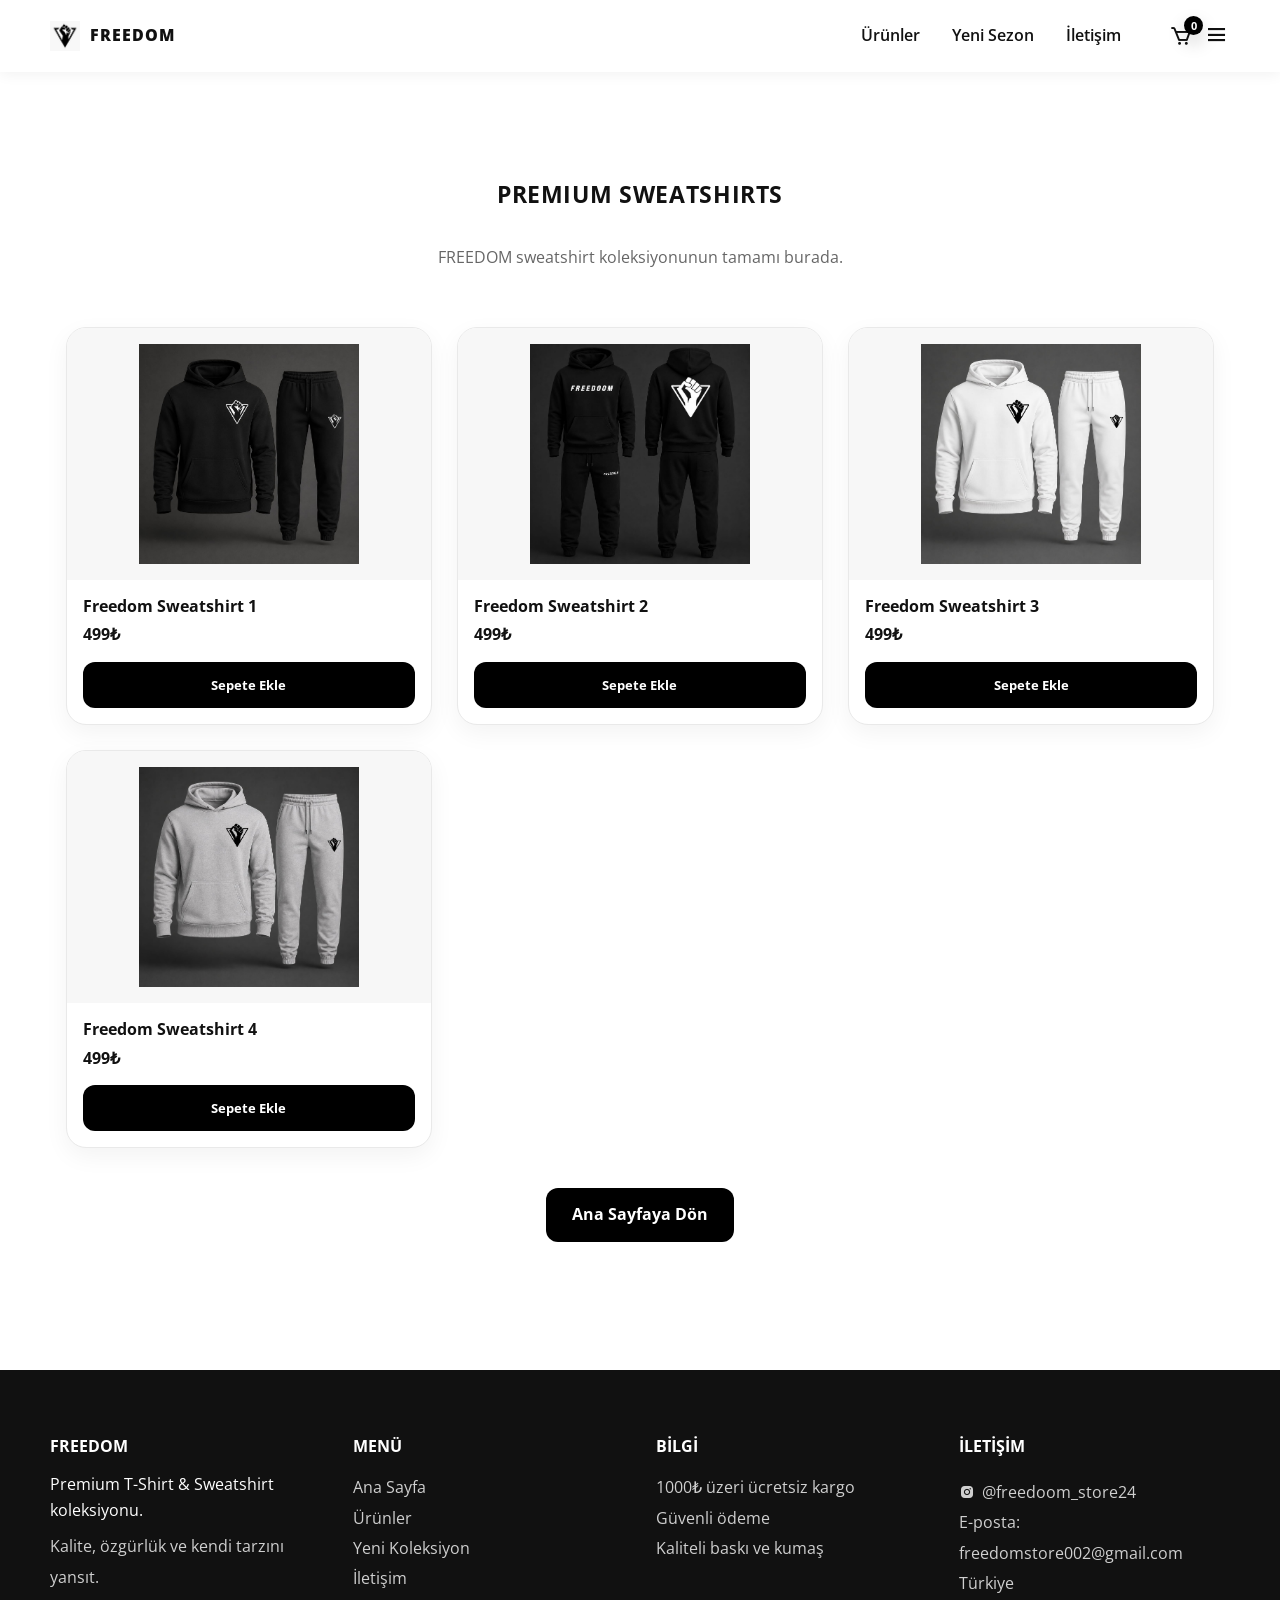
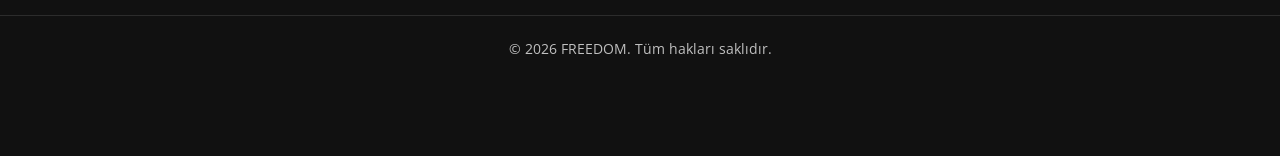
<file: premium-sweatshirts.html>
<!DOCTYPE html>
<html lang="tr">
<head>
    <meta charset="UTF-8" />
    <meta name="viewport" content="width=device-width, initial-scale=1.0" />
    <title>Premium Sweatshirts | FREEDOM</title>

    <link rel="stylesheet" href="css/styles.css" />
    <link href="https://cdn.jsdelivr.net/npm/boxicons@2.0.5/css/boxicons.min.css" rel="stylesheet" />
</head>
<body>
    <header class="l-header">
        <nav class="nav bd-grid">
            <a href="index.html" class="nav__logo">
                <img src="img/logo.png" alt="FREEDOM Logo" class="logo-img" />
                <span>FREEDOM</span>
            </a>

            <div class="nav__menu" id="nav-menu">
                <ul class="nav__list">
                    <li class="nav__item"><a href="index.html#featured" class="nav__link">Ürünler</a></li>
                    <li class="nav__item"><a href="index.html#new" class="nav__link">Yeni Sezon</a></li>
                    <li class="nav__item"><a href="index.html#iletisim" class="nav__link">İletişim</a></li>
                </ul>
            </div>

            <div class="nav__actions">
                <a href="sepet.html" class="nav__cart" aria-label="Sepet">
                    <i class="bx bx-cart"></i>
                    <span class="cart-badge" id="cart-count">0</span>
                </a>
                <i class="bx bx-menu nav__toggle" id="nav-toggle"></i>
            </div>
        </nav>
    </header>

    <main class="product-page">
        <section class="section">
            <div class="bd-grid">
                <h1 class="section-title" style="margin-bottom:.5rem;">PREMIUM SWEATSHIRTS</h1>
                <p style="text-align:center;color:#666;margin-bottom:2rem;">
                    FREEDOM sweatshirt koleksiyonunun tamamı burada.
                </p>

                <div class="new__container bd-grid">

                    <a class="new__card product-card-link" href="urun-detay.html?name=Freedom%20Sweatshirt%201&price=499&image=img/sweat1.jpeg">
                        <div class="new__image-wrap">
                            <img src="img/sweat1..jpeg" alt="Freedom Sweatshirt 1" class="new__img" />
                        </div>
                        <div class="new__content">
                            <h3 class="new__name">Freedom Sweatshirt 1</h3>
                            <span class="new__price">499₺</span>
                            <div class="new__actions">
                                <button class="button add-to-cart"
                                    data-id="sweat1"
                                    data-name="Freedom Sweatshirt 1"
                                    data-price="499"
                                    data-image="img/sweat1.jpeg">Sepete Ekle</button>
                            </div>
                        </div>
                    </a>

                    <a class="new__card product-card-link" href="urun-detay.html?name=Freedom%20Sweatshirt%202&price=499&image=img/sweat2.jpeg">
                        <div class="new__image-wrap">
                            <img src="img/sweat2..jpeg" alt="Freedom Sweatshirt 2" class="new__img" />
                        </div>
                        <div class="new__content">
                            <h3 class="new__name">Freedom Sweatshirt 2</h3>
                            <span class="new__price">499₺</span>
                            <div class="new__actions">
                                <button class="button add-to-cart"
                                    data-id="sweat2"
                                    data-name="Freedom Sweatshirt 2"
                                    data-price="499"
                                    data-image="img/sweat2.jpeg">Sepete Ekle</button>
                            </div>
                        </div>
                    </a>

                    <a class="new__card product-card-link" href="urun-detay.html?name=Freedom%20Sweatshirt%203&price=499&image=img/sweat3.jpeg">
                        <div class="new__image-wrap">
                            <img src="img/sweat3..jpeg" alt="Freedom Sweatshirt 3" class="new__img" />
                        </div>
                        <div class="new__content">
                            <h3 class="new__name">Freedom Sweatshirt 3</h3>
                            <span class="new__price">499₺</span>
                            <div class="new__actions">
                                <button class="button add-to-cart"
                                    data-id="sweat3"
                                    data-name="Freedom Sweatshirt 3"
                                    data-price="499"
                                    data-image="img/sweat3.jpeg">Sepete Ekle</button>
                            </div>
                        </div>
                    </a>

                    <a class="new__card product-card-link" href="urun-detay.html?name=Freedom%20Sweatshirt%204&price=499&image=img/sweat4.jpeg">
                        <div class="new__image-wrap">
                            <img src="img/sweat4.jpeg" alt="Freedom Sweatshirt 4" class="new__img" />
                        </div>
                        <div class="new__content">
                            <h3 class="new__name">Freedom Sweatshirt 4</h3>
                            <span class="new__price">499₺</span>
                            <div class="new__actions">
                                <button class="button add-to-cart"
                                    data-id="sweat4"
                                    data-name="Freedom Sweatshirt 4"
                                    data-price="499"
                                    data-image="img/sweat4.jpeg">Sepete Ekle</button>
                            </div>
                        </div>
                    </a>

                </div>

                <div style="text-align:center; margin-top: 1rem;">
                    <a href="index.html" class="button button--light">Ana Sayfaya Dön</a>
                </div>
            </div>
        </section>
    </main>

    <footer class="footer section" id="iletisim">
        <div class="footer__container bd-grid">
            <div class="footer__box">
                <h3 class="footer__title">FREEDOM</h3>
                <p class="footer__deal">Premium T-Shirt & Sweatshirt koleksiyonu.</p>
                <p class="footer__link">Kalite, özgürlük ve kendi tarzını yansıt.</p>
            </div>

            <div class="footer__box">
                <h3 class="footer__title">MENÜ</h3>
                <ul>
                    <li><a href="index.html" class="footer__link">Ana Sayfa</a></li>
                    <li><a href="index.html#featured" class="footer__link">Ürünler</a></li>
                    <li><a href="index.html#new" class="footer__link">Yeni Koleksiyon</a></li>
                    <li><a href="index.html#iletisim" class="footer__link">İletişim</a></li>
                </ul>
            </div>

            <div class="footer__box">
                <h3 class="footer__title">BİLGİ</h3>
                <ul>
                    <li><span class="footer__link">1000₺ üzeri ücretsiz kargo</span></li>
                    <li><span class="footer__link">Güvenli ödeme</span></li>
                    <li><span class="footer__link">Kaliteli baskı ve kumaş</span></li>
                </ul>
            </div>

            <div class="footer__box">
                <h3 class="footer__title">İLETİŞİM</h3>
                <a href="https://instagram.com/freedoom_store24" target="_blank" class="footer__social">
                    <i class="bx bxl-instagram-alt"></i> @freedoom_store24
                </a>
                <p class="footer__link">E-posta: freedomstore002@gmail.com</p>
                <p class="footer__link">Türkiye</p>
            </div>
        </div>

        <p class="footer__copy">&#169; 2026 FREEDOM. Tüm hakları saklıdır.</p>
    </footer>

    <script src="js/main.js"></script>
</body>
</html>
</file>
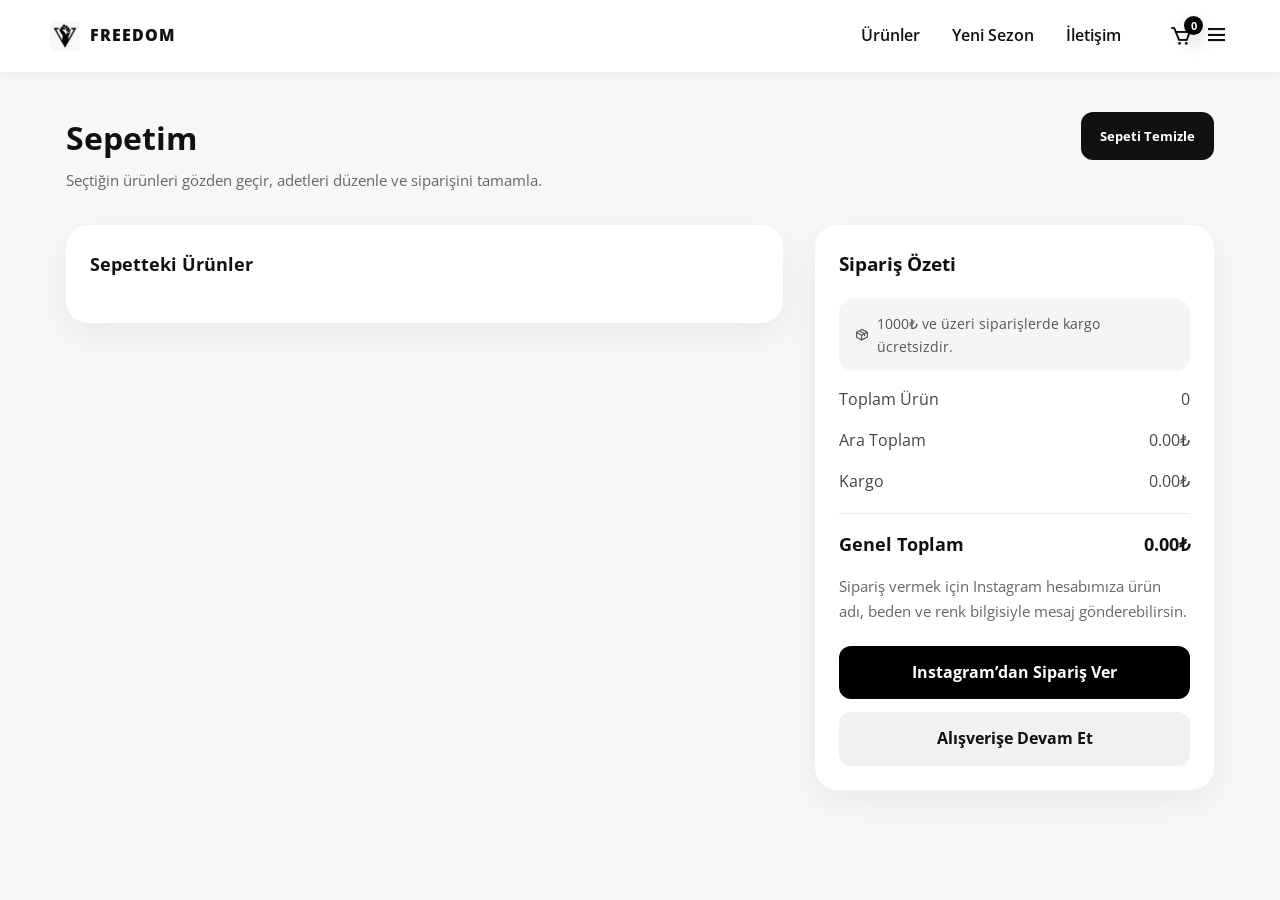
<file: sepet.html>
<!DOCTYPE html>
<html lang="tr">
<head>
    <meta charset="UTF-8" />
    <meta name="viewport" content="width=device-width, initial-scale=1.0" />
    <title>Sepetim | FREEDOM</title>

    <link rel="stylesheet" href="css/styles.css" />
    <link href="https://cdn.jsdelivr.net/npm/boxicons@2.0.5/css/boxicons.min.css" rel="stylesheet" />

    <style>
        .cart-page {
            padding: 7rem 0 4rem;
            min-height: 100vh;
            background: #f7f7f7;
        }

        .cart-wrapper {
            max-width: 1180px;
            margin: 0 auto;
            padding: 0 1rem;
        }

        .cart-top {
            display: flex;
            justify-content: space-between;
            align-items: flex-start;
            gap: 1rem;
            margin-bottom: 2rem;
            flex-wrap: wrap;
        }

        .cart-title {
            font-size: 2rem;
            color: #111;
            margin-bottom: 0.35rem;
        }

        .cart-subtitle {
            color: #666;
            font-size: 0.96rem;
        }

        .cart-clear-btn {
            border: none;
            background: #111;
            color: #fff;
            padding: 0.95rem 1.2rem;
            border-radius: 12px;
            cursor: pointer;
            font-weight: 700;
            transition: 0.25s;
        }

        .cart-clear-btn:hover {
            background: #2a2a2a;
            transform: translateY(-2px);
        }

        .cart-grid {
            display: grid;
            grid-template-columns: 1.8fr 1fr;
            gap: 2rem;
            align-items: start;
        }

        .cart-products,
        .cart-summary {
            background: #fff;
            border-radius: 22px;
            box-shadow: 0 12px 35px rgba(0, 0, 0, 0.06);
        }

        .cart-products {
            padding: 1.5rem;
        }

        .cart-summary {
            padding: 1.5rem;
            position: sticky;
            top: 110px;
        }

        .cart-list-title {
            font-size: 1.15rem;
            color: #111;
            margin-bottom: 1.25rem;
        }

        .cart-product {
            display: grid;
            grid-template-columns: 110px 1fr auto;
            gap: 1.2rem;
            align-items: center;
            padding: 1.2rem 0;
            border-bottom: 1px solid #ececec;
        }

        .cart-product:last-child {
            border-bottom: none;
        }

        .cart-product-image {
            width: 110px;
            height: 110px;
            background: #f5f5f5;
            border-radius: 18px;
            overflow: hidden;
            display: flex;
            align-items: center;
            justify-content: center;
        }

        .cart-product-image img {
            width: 100%;
            height: 100%;
            object-fit: cover;
        }

        .cart-product-name {
            font-size: 1.02rem;
            font-weight: 700;
            color: #111;
            margin-bottom: 0.35rem;
            line-height: 1.35;
        }

        .cart-product-meta {
            font-size: 0.92rem;
            color: #666;
            line-height: 1.7;
        }

        .cart-product-price {
            margin-top: 0.7rem;
            font-size: 0.96rem;
            font-weight: 700;
            color: #111;
        }

        .cart-product-right {
            display: flex;
            flex-direction: column;
            align-items: flex-end;
            gap: 0.85rem;
        }

        .qty-box {
            display: flex;
            align-items: center;
            gap: 0.45rem;
            background: #f5f5f5;
            border-radius: 999px;
            padding: 0.35rem;
        }

        .qty-btn {
            width: 34px;
            height: 34px;
            border: none;
            border-radius: 50%;
            background: #111;
            color: #fff;
            font-size: 1.05rem;
            cursor: pointer;
            display: flex;
            align-items: center;
            justify-content: center;
            transition: 0.2s;
        }

        .qty-btn:hover {
            background: #333;
        }

        .qty-number {
            min-width: 28px;
            text-align: center;
            font-weight: 700;
            color: #111;
        }

        .cart-line-total {
            font-size: 1.05rem;
            font-weight: 700;
            color: #111;
        }

        .cart-remove-btn {
            border: none;
            background: transparent;
            color: #888;
            font-weight: 700;
            cursor: pointer;
            transition: 0.2s;
        }

        .cart-remove-btn:hover {
            color: #111;
        }

        .cart-summary h2 {
            font-size: 1.2rem;
            color: #111;
            margin-bottom: 1.2rem;
        }

        .cart-summary-badge {
            display: inline-flex;
            align-items: center;
            gap: 0.5rem;
            background: #f5f5f5;
            color: #555;
            padding: 0.8rem 1rem;
            border-radius: 14px;
            font-size: 0.9rem;
            margin-bottom: 1rem;
        }

        .cart-summary-row {
            display: flex;
            justify-content: space-between;
            gap: 1rem;
            margin-bottom: 1rem;
            color: #444;
            font-size: 0.97rem;
        }

        .cart-summary-total {
            display: flex;
            justify-content: space-between;
            gap: 1rem;
            margin-top: 1.2rem;
            padding-top: 1rem;
            border-top: 1px solid #ececec;
            font-size: 1.12rem;
            font-weight: 700;
            color: #111;
        }

        .cart-summary-note {
            margin: 1rem 0 1.35rem;
            color: #666;
            font-size: 0.92rem;
            line-height: 1.7;
        }

        .cart-actions {
            display: flex;
            flex-direction: column;
            gap: 0.8rem;
        }

        .cart-actions .button {
            width: 100%;
            text-align: center;
        }

        .cart-secondary-btn {
            display: inline-flex;
            justify-content: center;
            align-items: center;
            width: 100%;
            background: #f1f1f1;
            color: #111;
            padding: 14px 28px;
            border-radius: 12px;
            font-weight: 700;
            transition: 0.25s;
        }

        .cart-secondary-btn:hover {
            background: #e7e7e7;
            transform: translateY(-2px);
        }

        .empty-cart {
            text-align: center;
            padding: 3rem 1rem;
        }

        .empty-cart i {
            font-size: 3rem;
            color: #111;
            margin-bottom: 1rem;
        }

        .empty-cart h3 {
            font-size: 1.4rem;
            color: #111;
            margin-bottom: 0.7rem;
        }

        .empty-cart p {
            color: #666;
            margin-bottom: 1.4rem;
        }

        @media screen and (max-width: 980px) {
            .cart-grid {
                grid-template-columns: 1fr;
            }

            .cart-summary {
                position: static;
            }
        }

        @media screen and (max-width: 700px) {
            .cart-page {
                padding-top: 6.5rem;
            }

            .cart-title {
                font-size: 1.65rem;
            }

            .cart-product {
                grid-template-columns: 1fr;
                gap: 1rem;
            }

            .cart-product-right {
                align-items: flex-start;
            }

            .cart-product-image {
                width: 100%;
                max-width: 180px;
                height: 180px;
            }
        }
    </style>
</head>
<body>

    <!--===== HEADER =====-->
    <header class="l-header">
        <nav class="nav bd-grid">
            <a href="index.html" class="nav__logo">
                <img src="img/logo.png" alt="FREEDOM Logo" class="logo-img" />
                <span>FREEDOM</span>
            </a>

            <div class="nav__menu" id="nav-menu">
                <ul class="nav__list">
                    <li class="nav__item"><a href="index.html#featured" class="nav__link">Ürünler</a></li>
                    <li class="nav__item"><a href="index.html#new" class="nav__link">Yeni Sezon</a></li>
                    <li class="nav__item"><a href="index.html#iletisim" class="nav__link">İletişim</a></li>
                </ul>
            </div>

            <div class="nav__actions">
                <a href="sepet.html" class="nav__cart" aria-label="Sepet">
                    <i class="bx bx-cart"></i>
                    <span class="cart-badge" id="cart-count">0</span>
                </a>
                <i class="bx bx-menu nav__toggle" id="nav-toggle"></i>
            </div>
        </nav>
    </header>

    <!--===== CART PAGE =====-->
    <main class="cart-page">
        <div class="cart-wrapper">
            <div class="cart-top">
                <div>
                    <h1 class="cart-title">Sepetim</h1>
                    <p class="cart-subtitle">
                        Seçtiğin ürünleri gözden geçir, adetleri düzenle ve siparişini tamamla.
                    </p>
                </div>

                <button class="cart-clear-btn" id="clear-cart-btn">Sepeti Temizle</button>
            </div>

            <div class="cart-grid">
                <!-- SOL TARAF -->
                <div class="cart-products">
                    <h2 class="cart-list-title">Sepetteki Ürünler</h2>
                    <div id="cart-items"></div>
                </div>

                <!-- SAĞ TARAF -->
                <div class="cart-summary">
                    <h2>Sipariş Özeti</h2>

                    <div class="cart-summary-badge">
    <i class="bx bx-package"></i>
    <span>1000₺ ve üzeri siparişlerde kargo ücretsizdir.</span>
</div>

                    <div class="cart-summary-row">
                        <span>Toplam Ürün</span>
                        <span id="summary-count">0</span>
                    </div>

                    <div class="cart-summary-row">
                        <span>Ara Toplam</span>
                        <span id="summary-subtotal">0.00₺</span>
                    </div>

                    <div class="cart-summary-row">
                        <span>Kargo</span>
                        <span id="summary-shipping">0.00₺</span>
                    </div>

                    <div class="cart-summary-total">
                        <span>Genel Toplam</span>
                        <span id="summary-total">0.00₺</span>
                    </div>

                    <p class="cart-summary-note">
                        Sipariş vermek için Instagram hesabımıza ürün adı, beden ve renk bilgisiyle mesaj gönderebilirsin.
                    </p>

                    <div class="cart-actions">
                        <a href="https://instagram.com/freedoom_store24" target="_blank" class="button">
                            Instagram’dan Sipariş Ver
                        </a>

                        <a href="index.html" class="cart-secondary-btn">
                            Alışverişe Devam Et
                        </a>
                    </div>
                </div>
            </div>
        </div>
    </main>

    <!--===== JS =====-->
    <script src="js/main.js"></script>

    <script>
        const SHIPPING_PRICE = 59.99;
        const FREE_SHIPPING_LIMIT = 1000;

        function formatPrice(price) {
            return Number(price).toFixed(2) + "₺";
        }

        function increaseQuantity(productId) {
            const cart = getCart();
            const product = cart.find(item => item.id === productId);

            if (product) {
                product.quantity += 1;
                saveCart(cart);
                renderCartPage();
            }
        }

        function decreaseQuantity(productId) {
            let cart = getCart();
            const product = cart.find(item => item.id === productId);

            if (product) {
                product.quantity -= 1;

                if (product.quantity <= 0) {
                    cart = cart.filter(item => item.id !== productId);
                }

                saveCart(cart);
                renderCartPage();
            }
        }

        function removeFromCartPage(productId) {
            let cart = getCart();
            cart = cart.filter(item => item.id !== productId);
            saveCart(cart);
            renderCartPage();
        }

        function clearCartPage() {
            localStorage.removeItem("freedomCart");
            renderCartPage();
        }

        function renderCartPage() {
            const cart = getCart();

            const cartItems = document.getElementById("cart-items");
            const summaryCount = document.getElementById("summary-count");
            const summarySubtotal = document.getElementById("summary-subtotal");
            const summaryShipping = document.getElementById("summary-shipping");
            const summaryTotal = document.getElementById("summary-total");

            if (!cartItems) return;

            cartItems.innerHTML = "";

            if (cart.length === 0) {
                cartItems.innerHTML = `
                    <div class="empty-cart">
                        <i class='bx bx-cart'></i>
                        <h3>Sepetin şu anda boş</h3>
                        <p>Beğendiğin ürünleri sepete eklediğinde burada görünecek.</p>
                        <a href="index.html#featured" class="button">Ürünlere Git</a>
                    </div>
                `;

                summaryCount.textContent = "0";
                summarySubtotal.textContent = "0.00₺";
                summaryShipping.textContent = "0.00₺";
                summaryTotal.textContent = "0.00₺";
                updateCartBadges();
                return;
            }

            let subtotal = 0;
            let totalQuantity = 0;

            cart.forEach(product => {
                const lineTotal = product.price * product.quantity;
                subtotal += lineTotal;
                totalQuantity += product.quantity;

                const item = document.createElement("div");
                item.classList.add("cart-product");

                item.innerHTML = `
                    <div class="cart-product-image">
                        <img src="${product.image}" alt="${product.name}">
                    </div>

                    <div class="cart-product-info">
                        <div class="cart-product-name">${product.name}</div>
                        <div class="cart-product-meta">Beden: S / M / L / XL</div>
                        <div class="cart-product-meta">Renk: Siyah / Beyaz</div>
                        <div class="cart-product-price">Birim fiyat: ${formatPrice(product.price)}</div>
                    </div>

                    <div class="cart-product-right">
                        <div class="qty-box">
                            <button class="qty-btn" onclick="decreaseQuantity('${product.id}')">−</button>
                            <span class="qty-number">${product.quantity}</span>
                            <button class="qty-btn" onclick="increaseQuantity('${product.id}')">+</button>
                        </div>

                        <div class="cart-line-total">${formatPrice(lineTotal)}</div>

                        <button class="cart-remove-btn" onclick="removeFromCartPage('${product.id}')">
                            Ürünü Sil
                        </button>
                    </div>
                `;

                cartItems.appendChild(item);
            });

           let shipping = 0;

if (subtotal > 0 && subtotal < FREE_SHIPPING_LIMIT) {
    shipping = SHIPPING_PRICE;
}

const total = subtotal + shipping;

            summaryCount.textContent = totalQuantity;
            summarySubtotal.textContent = formatPrice(subtotal);
            summaryShipping.textContent = formatPrice(shipping);
            summaryTotal.textContent = formatPrice(total);

            updateCartBadges();
        }

        document.addEventListener("DOMContentLoaded", () => {
            renderCartPage();

            const clearBtn = document.getElementById("clear-cart-btn");
            if (clearBtn) {
                clearBtn.addEventListener("click", clearCartPage);
            }
        });
    </script>
</body>
</html>
</file>
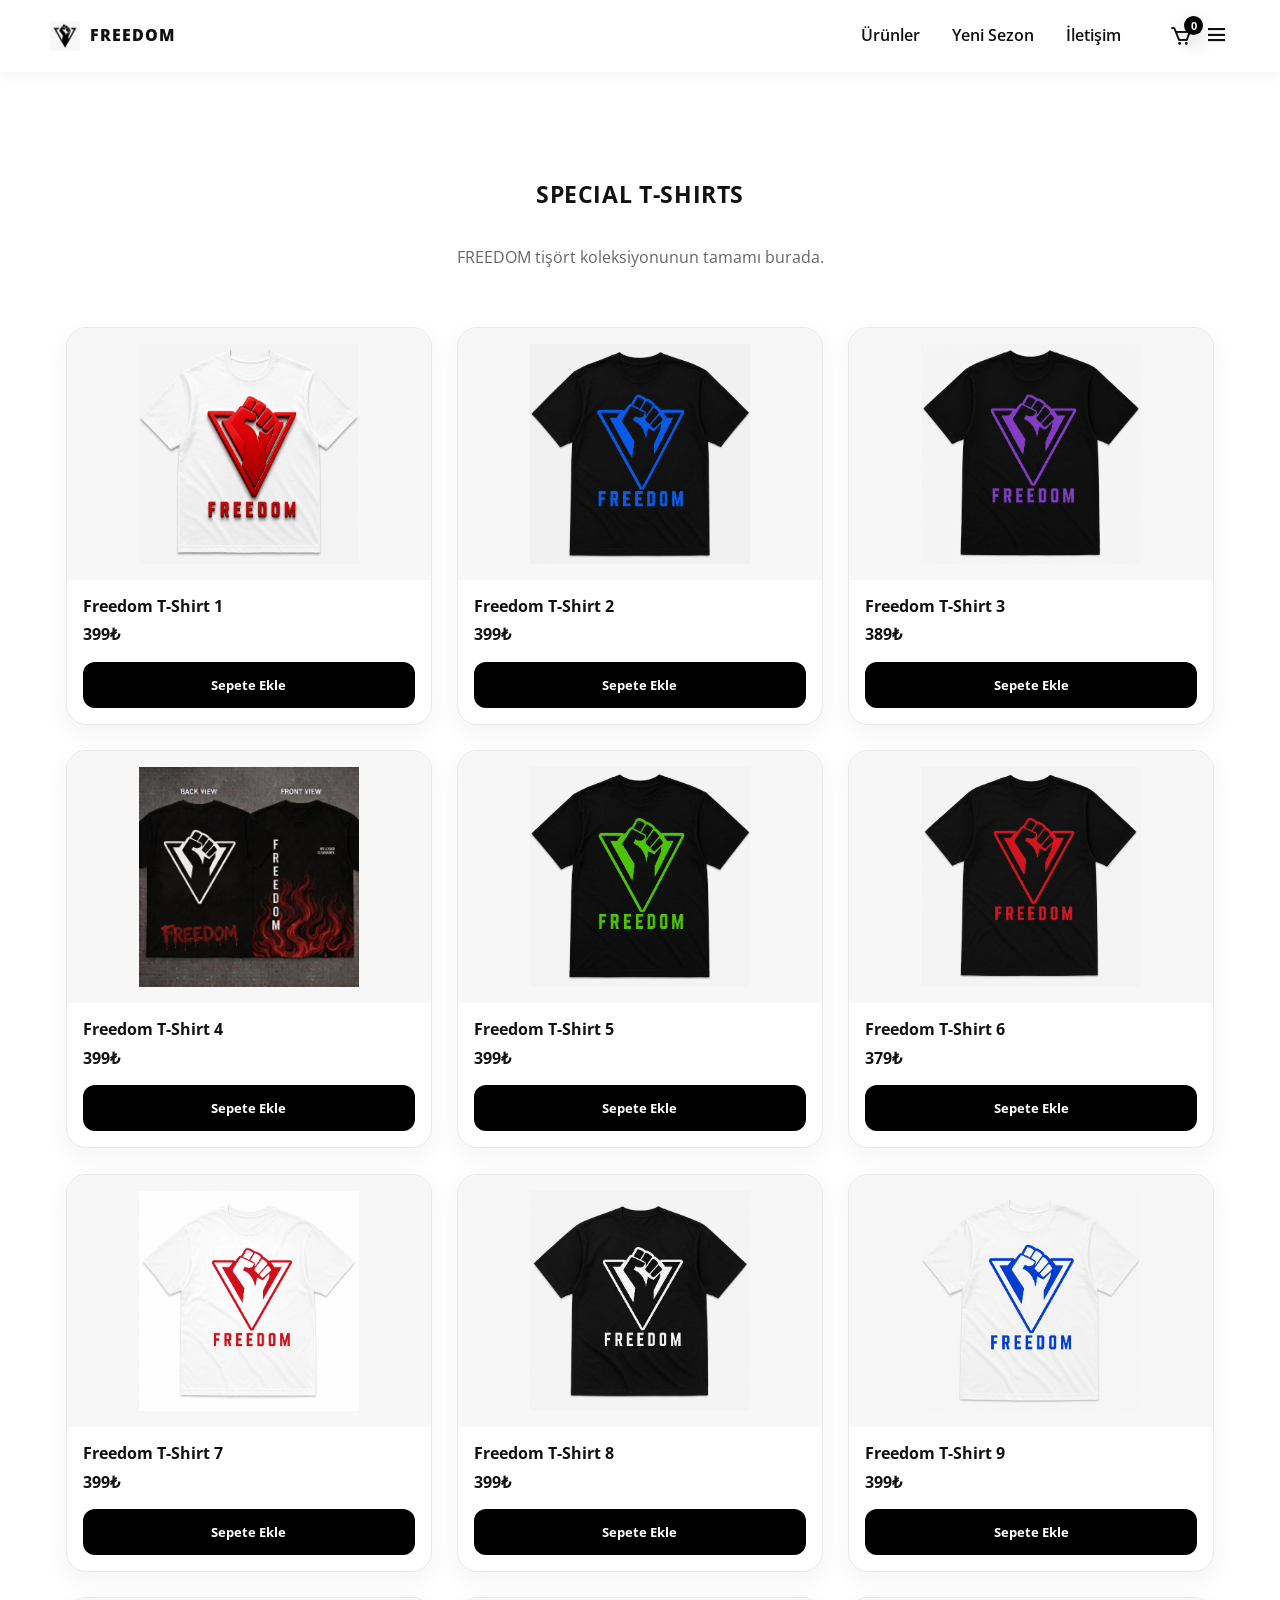
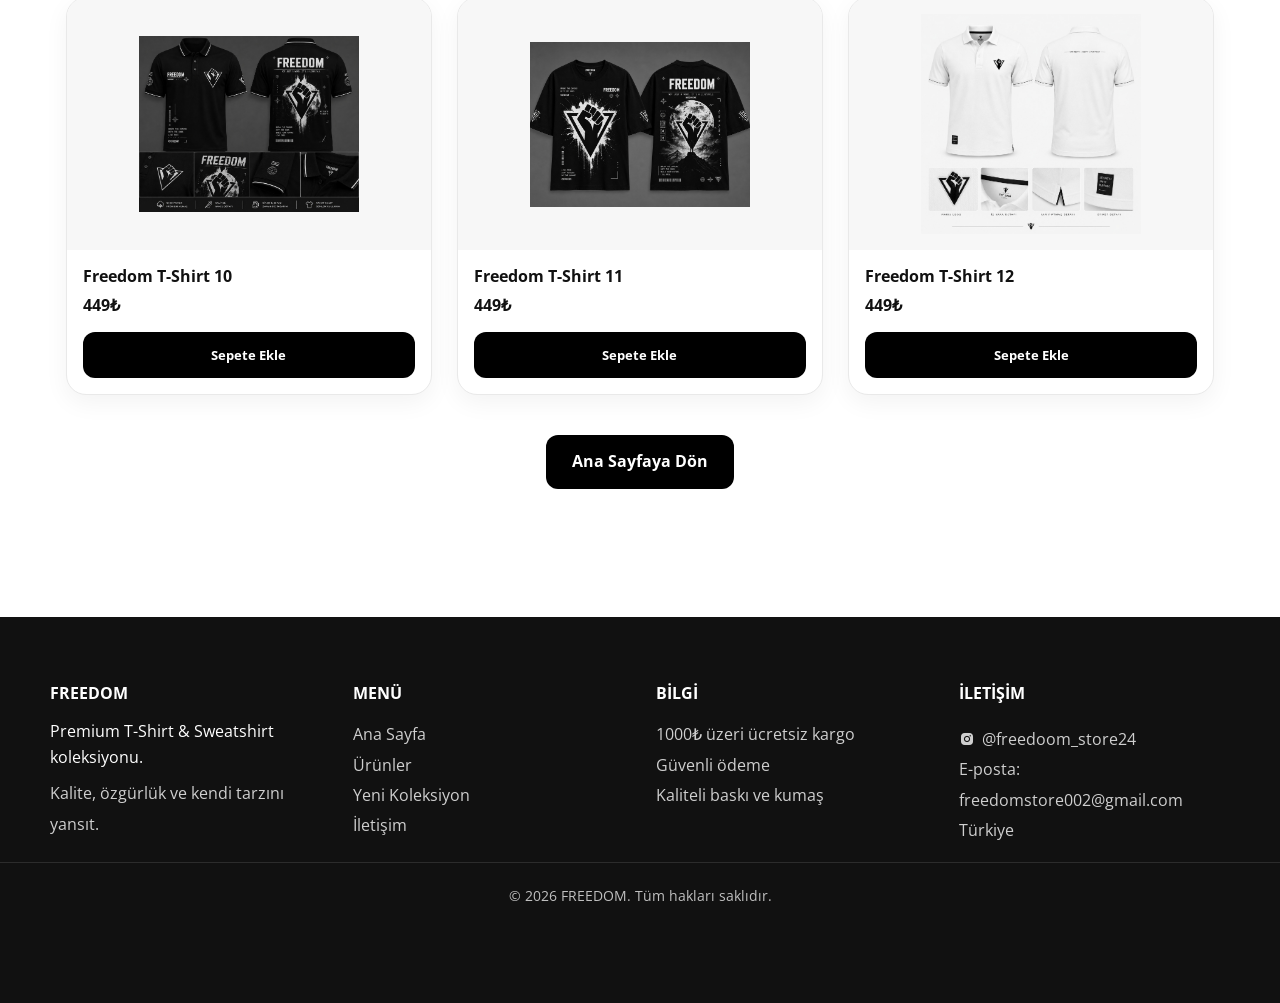
<file: special-tshirts.html>
<!DOCTYPE html>
<html lang="tr">
<head>
    <meta charset="UTF-8" />
    <meta name="viewport" content="width=device-width, initial-scale=1.0" />
    <title>Special T-Shirts | FREEDOM</title>

    <link rel="stylesheet" href="css/styles.css" />
    <link href="https://cdn.jsdelivr.net/npm/boxicons@2.0.5/css/boxicons.min.css" rel="stylesheet" />
</head>
<body>
    <header class="l-header">
        <nav class="nav bd-grid">
            <a href="index.html" class="nav__logo">
                <img src="img/logo.png" alt="FREEDOM Logo" class="logo-img" />
                <span>FREEDOM</span>
            </a>

            <div class="nav__menu" id="nav-menu">
                <ul class="nav__list">
                    <li class="nav__item"><a href="index.html#featured" class="nav__link">Ürünler</a></li>
                    <li class="nav__item"><a href="index.html#new" class="nav__link">Yeni Sezon</a></li>
                    <li class="nav__item"><a href="index.html#iletisim" class="nav__link">İletişim</a></li>
                </ul>
            </div>

            <div class="nav__actions">
                <a href="sepet.html" class="nav__cart" aria-label="Sepet">
                    <i class="bx bx-cart"></i>
                    <span class="cart-badge" id="cart-count">0</span>
                </a>
                <i class="bx bx-menu nav__toggle" id="nav-toggle"></i>
            </div>
        </nav>
    </header>

    <main class="product-page">
        <section class="section">
            <div class="bd-grid">
                <h1 class="section-title" style="margin-bottom:.5rem;">SPECIAL T-SHIRTS</h1>
                <p style="text-align:center;color:#666;margin-bottom:2rem;">
                    FREEDOM tişört koleksiyonunun tamamı burada.
                </p>

                <div class="new__container bd-grid">

                    <a class="new__card product-card-link" href="urun-detay.html?name=Freedom%20T-Shirt%201&price=399&image=img/tshirt1.jpeg">
                        <div class="new__image-wrap">
                            <img src="img/tshırt1.jpeg" alt="Freedom T-Shirt 1" class="new__img" />
                        </div>
                        <div class="new__content">
                            <h3 class="new__name">Freedom T-Shirt 1</h3>
                            <span class="new__price">399₺</span>
                            <div class="new__actions">
                                <button class="button add-to-cart"
                                    data-id="tshirt1"
                                    data-name="Freedom T-Shirt 1"
                                    data-price="399"
                                    data-image="img/tshirt1.jpeg">Sepete Ekle</button>
                            </div>
                        </div>
                    </a>

                    <a class="new__card product-card-link" href="urun-detay.html?name=Freedom%20T-Shirt%202&price=399&image=img/tshirt2.jpeg">
                        <div class="new__image-wrap">
                            <img src="img/tshirt2.jpeg" alt="Freedom T-Shirt 2" class="new__img" />
                        </div>
                        <div class="new__content">
                            <h3 class="new__name">Freedom T-Shirt 2</h3>
                            <span class="new__price">399₺</span>
                            <div class="new__actions">
                                <button class="button add-to-cart"
                                    data-id="tshirt2"
                                    data-name="Freedom T-Shirt 2"
                                    data-price="399"
                                    data-image="img/tshirt2.jpeg">Sepete Ekle</button>
                            </div>
                        </div>
                    </a>

                    <a class="new__card product-card-link" href="urun-detay.html?name=Freedom%20T-Shirt%203&price=389&image=img/tshirt3.jpeg">
                        <div class="new__image-wrap">
                            <img src="img/tshirt3.jpeg" alt="Freedom T-Shirt 3" class="new__img" />
                        </div>
                        <div class="new__content">
                            <h3 class="new__name">Freedom T-Shirt 3</h3>
                            <span class="new__price">389₺</span>
                            <div class="new__actions">
                                <button class="button add-to-cart"
                                    data-id="tshirt3"
                                    data-name="Freedom T-Shirt 3"
                                    data-price="389"
                                    data-image="img/tshirt3.jpeg">Sepete Ekle</button>
                            </div>
                        </div>
                    </a>

                    <a class="new__card product-card-link" href="urun-detay.html?name=Freedom%20T-Shirt%204&price=399&image=img/tshirt4.jpeg">
                        <div class="new__image-wrap">
                            <img src="img/tshirt4.jpeg" alt="Freedom T-Shirt 4" class="new__img" />
                        </div>
                        <div class="new__content">
                            <h3 class="new__name">Freedom T-Shirt 4</h3>
                            <span class="new__price">399₺</span>
                            <div class="new__actions">
                                <button class="button add-to-cart"
                                    data-id="tshirt4"
                                    data-name="Freedom T-Shirt 4"
                                    data-price="399"
                                    data-image="img/tshirt4.jpeg">Sepete Ekle</button>
                            </div>
                        </div>
                    </a>

                    <a class="new__card product-card-link" href="urun-detay.html?name=Freedom%20T-Shirt%205&price=399&image=img/tshirt5.jpeg">
                        <div class="new__image-wrap">
                            <img src="img/tshirt5.jpeg" alt="Freedom T-Shirt 5" class="new__img" />
                        </div>
                        <div class="new__content">
                            <h3 class="new__name">Freedom T-Shirt 5</h3>
                            <span class="new__price">399₺</span>
                            <div class="new__actions">
                                <button class="button add-to-cart"
                                    data-id="tshirt5"
                                    data-name="Freedom T-Shirt 5"
                                    data-price="399"
                                    data-image="img/tshirt5.jpeg">Sepete Ekle</button>
                            </div>
                        </div>
                    </a>

                    <a class="new__card product-card-link" href="urun-detay.html?name=Freedom%20T-Shirt%206&price=379&image=img/tshirt6.jpeg">
                        <div class="new__image-wrap">
                            <img src="img/tshirt6.jpeg" alt="Freedom T-Shirt 6" class="new__img" />
                        </div>
                        <div class="new__content">
                            <h3 class="new__name">Freedom T-Shirt 6</h3>
                            <span class="new__price">379₺</span>
                            <div class="new__actions">
                                <button class="button add-to-cart"
                                    data-id="tshirt6"
                                    data-name="Freedom T-Shirt 6"
                                    data-price="379"
                                    data-image="img/tshirt6.jpeg">Sepete Ekle</button>
                            </div>
                        </div>
                    </a>

                    <a class="new__card product-card-link" href="urun-detay.html?name=Freedom%20T-Shirt%207&price=399&image=img/tshirt7.jpeg">
                        <div class="new__image-wrap">
                            <img src="img/tshirt7.jpeg" alt="Freedom T-Shirt 7" class="new__img" />
                        </div>
                        <div class="new__content">
                            <h3 class="new__name">Freedom T-Shirt 7</h3>
                            <span class="new__price">399₺</span>
                            <div class="new__actions">
                                <button class="button add-to-cart"
                                    data-id="tshirt7"
                                    data-name="Freedom T-Shirt 7"
                                    data-price="399"
                                    data-image="img/tshirt7.jpeg">Sepete Ekle</button>
                            </div>
                        </div>
                    </a>

                    <a class="new__card product-card-link" href="urun-detay.html?name=Freedom%20T-Shirt%208&price=399&image=img/tshirt8.jpeg">
                        <div class="new__image-wrap">
                            <img src="img/tshirt8.jpeg" alt="Freedom T-Shirt 8" class="new__img" />
                        </div>
                        <div class="new__content">
                            <h3 class="new__name">Freedom T-Shirt 8</h3>
                            <span class="new__price">399₺</span>
                            <div class="new__actions">
                                <button class="button add-to-cart"
                                    data-id="tshirt8"
                                    data-name="Freedom T-Shirt 8"
                                    data-price="399"
                                    data-image="img/tshirt8.jpeg">Sepete Ekle</button>
                            </div>
                        </div>
                    </a>

                    <a class="new__card product-card-link" href="urun-detay.html?name=Freedom%20T-Shirt%209&price=399&image=img/tshirt9.jpeg">
                        <div class="new__image-wrap">
                            <img src="img/tshirt9.jpeg" alt="Freedom T-Shirt 9" class="new__img" />
                        </div>
                        <div class="new__content">
                            <h3 class="new__name">Freedom T-Shirt 9</h3>
                            <span class="new__price">399₺</span>
                            <div class="new__actions">
                                <button class="button add-to-cart"
                                    data-id="tshirt9"
                                    data-name="Freedom T-Shirt 9"
                                    data-price="399"
                                    data-image="img/tshirt9.jpeg">Sepete Ekle</button>
                            </div>
                        </div>
                    </a>

                    <a class="new__card product-card-link" href="urun-detay.html?name=Freedom%20T-Shirt%2010&price=449&image=img/tshirt12.jpeg">
                        <div class="new__image-wrap">
                            <img src="img/tshirt12.jpeg" alt="Freedom T-Shirt 10" class="new__img" />
                        </div>
                        <div class="new__content">
                            <h3 class="new__name">Freedom T-Shirt 10</h3>
                            <span class="new__price">449₺</span>
                            <div class="new__actions">
                                <button class="button add-to-cart"
                                    data-id="tshirt12"
                                    data-name="Freedom T-Shirt 10"
                                    data-price="449"
                                    data-image="img/tshirt12.jpeg">Sepete Ekle</button>
                            </div>
                        </div>
                    </a>

                    <a class="new__card product-card-link" href="urun-detay.html?name=Freedom%20T-Shirt%2011&price=449&image=img/tshirt13.jpeg">
                        <div class="new__image-wrap">
                            <img src="img/tshirt13.jpeg" alt="Freedom T-Shirt 11" class="new__img" />
                        </div>
                        <div class="new__content">
                            <h3 class="new__name">Freedom T-Shirt 11</h3>
                            <span class="new__price">449₺</span>
                            <div class="new__actions">
                                <button class="button add-to-cart"
                                    data-id="tshirt13"
                                    data-name="Freedom T-Shirt 11"
                                    data-price="449"
                                    data-image="img/tshirt13.jpeg">Sepete Ekle</button>
                            </div>
                        </div>
                    </a>

                    <a class="new__card product-card-link" href="urun-detay.html?name=Freedom%20T-Shirt%2012&price=449&image=img/tshirt14.jpeg">
                        <div class="new__image-wrap">
                            <img src="img/tshirt14.jpeg" alt="Freedom T-Shirt 12" class="new__img" />
                        </div>
                        <div class="new__content">
                            <h3 class="new__name">Freedom T-Shirt 12</h3>
                            <span class="new__price">449₺</span>
                            <div class="new__actions">
                                <button class="button add-to-cart"
                                    data-id="tshirt14"
                                    data-name="Freedom T-Shirt 12"
                                    data-price="449"
                                    data-image="img/tshirt14.jpeg">Sepete Ekle</button>
                            </div>
                        </div>
                    </a>

                </div>

                <div style="text-align:center; margin-top: 1rem;">
                    <a href="index.html" class="button button--light">Ana Sayfaya Dön</a>
                </div>
            </div>
        </section>
    </main>

    <footer class="footer section" id="iletisim">
        <div class="footer__container bd-grid">
            <div class="footer__box">
                <h3 class="footer__title">FREEDOM</h3>
                <p class="footer__deal">Premium T-Shirt & Sweatshirt koleksiyonu.</p>
                <p class="footer__link">Kalite, özgürlük ve kendi tarzını yansıt.</p>
            </div>

            <div class="footer__box">
                <h3 class="footer__title">MENÜ</h3>
                <ul>
                    <li><a href="index.html" class="footer__link">Ana Sayfa</a></li>
                    <li><a href="index.html#featured" class="footer__link">Ürünler</a></li>
                    <li><a href="index.html#new" class="footer__link">Yeni Koleksiyon</a></li>
                    <li><a href="index.html#iletisim" class="footer__link">İletişim</a></li>
                </ul>
            </div>

            <div class="footer__box">
                <h3 class="footer__title">BİLGİ</h3>
                <ul>
                    <li><span class="footer__link">1000₺ üzeri ücretsiz kargo</span></li>
                    <li><span class="footer__link">Güvenli ödeme</span></li>
                    <li><span class="footer__link">Kaliteli baskı ve kumaş</span></li>
                </ul>
            </div>

            <div class="footer__box">
                <h3 class="footer__title">İLETİŞİM</h3>
                <a href="https://instagram.com/freedoom_store24" target="_blank" class="footer__social">
                    <i class="bx bxl-instagram-alt"></i> @freedoom_store24
                </a>
                <p class="footer__link">E-posta: freedomstore002@gmail.com</p>
                <p class="footer__link">Türkiye</p>
            </div>
        </div>

        <p class="footer__copy">&#169; 2026 FREEDOM. Tüm hakları saklıdır.</p>
    </footer>

    <script src="js/main.js"></script>
</body>
</html>
</file>
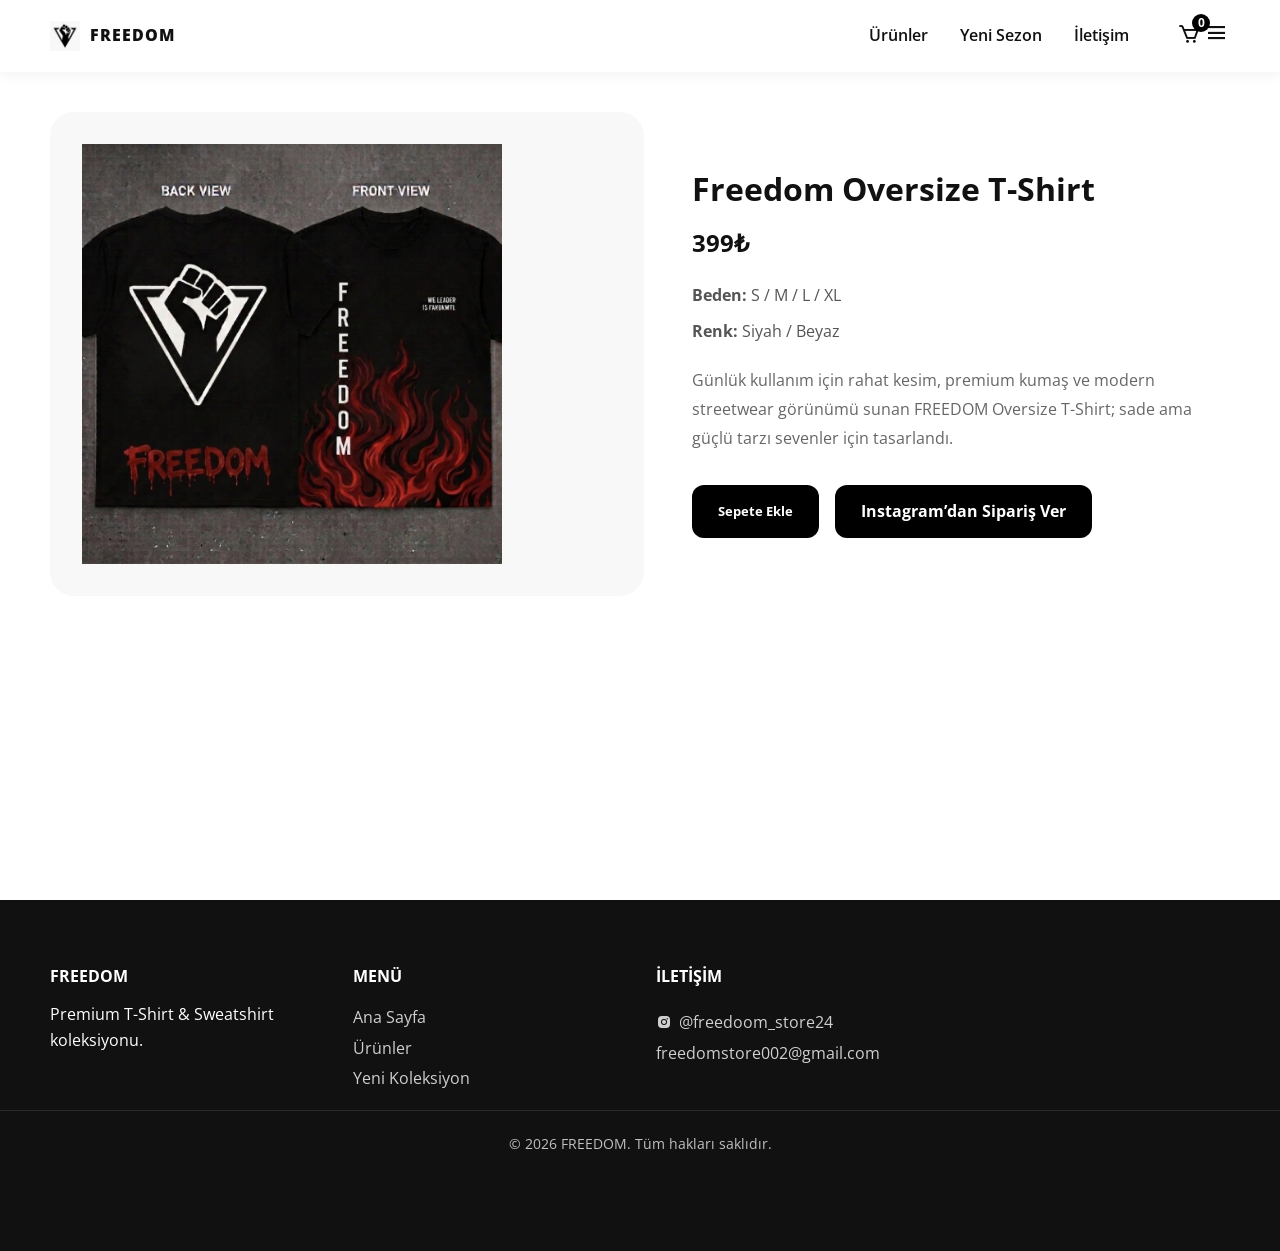
<file: urun1.html>
<!DOCTYPE html>
<html lang="tr">
<head>
    <meta charset="UTF-8" />
    <meta name="viewport" content="width=device-width, initial-scale=1.0" />
    <title>Freedom Oversize T-Shirt | FREEDOM</title>

    <link rel="stylesheet" href="css/styles.css" />
    <link href="https://cdn.jsdelivr.net/npm/boxicons@2.0.5/css/boxicons.min.css" rel="stylesheet" />

    <style>
        .product-page{
            padding: 7rem 0 4rem;
            min-height: 100vh;
            background: #fff;
        }
        .product-detail{
            display: grid;
            grid-template-columns: 1fr;
            gap: 2rem;
            align-items: center;
        }
        .product-gallery{
            background: #f8f8f8;
            border-radius: 24px;
            padding: 2rem;
            text-align: center;
        }
        .product-gallery img{
            width: 100%;
            max-width: 420px;
            object-fit: contain;
        }
        .product-title{
            font-size: 2rem;
            margin-bottom: 1rem;
            color: #111;
            line-height: 1.2;
        }
        .product-price{
            display: inline-block;
            font-size: 1.5rem;
            font-weight: 700;
            margin-bottom: 1.25rem;
            color: #111;
        }
        .product-meta{
            color: #555;
            margin-bottom: .7rem;
            font-size: .98rem;
        }
        .product-desc{
            margin: 1.4rem 0 2rem;
            color: #666;
            line-height: 1.8;
            max-width: 560px;
        }
        .product-actions{
            display: flex;
            gap: 1rem;
            flex-wrap: wrap;
        }
        .product-actions .button{
            border: none;
            cursor: pointer;
        }
        @media screen and (min-width: 900px){
            .product-detail{
                grid-template-columns: 1.05fr .95fr;
                gap: 3rem;
            }
        }
    </style>
</head>
<body>

<header class="l-header">
    <nav class="nav bd-grid">
        <a href="index.html" class="nav__logo">
            <img src="img/logo.png" alt="FREEDOM Logo" class="logo-img" />
            <span>FREEDOM</span>
        </a>

        <div class="nav__menu" id="nav-menu">
            <ul class="nav__list">
                <li class="nav__item"><a href="index.html#featured" class="nav__link">Ürünler</a></li>
                <li class="nav__item"><a href="index.html#new" class="nav__link">Yeni Sezon</a></li>
                <li class="nav__item"><a href="index.html#iletisim" class="nav__link">İletişim</a></li>
            </ul>
        </div>

        <div>
            <a href="sepet.html" class="nav__cart" style="position:relative;display:inline-flex;align-items:center;">
                <i class="bx bx-cart"></i>
                <span id="cart-count" style="position:absolute;top:-8px;right:-10px;background:#000;color:#fff;font-size:12px;min-width:18px;height:18px;border-radius:50%;display:flex;align-items:center;justify-content:center;padding:0 5px;font-weight:700;line-height:1;">0</span>
            </a>
            <i class="bx bx-menu nav__toggle" id="nav-toggle"></i>
        </div>
    </nav>
</header>

<main class="product-page">
    <section class="bd-grid product-detail">
        <div class="product-gallery">
            <img src="img/tshirt4.jpeg" alt="Freedom Oversize T-Shirt" />
        </div>

        <div class="product-content">
            <h1 class="product-title">Freedom Oversize T-Shirt</h1>
            <span class="product-price">399₺</span>

            <p class="product-meta"><strong>Beden:</strong> S / M / L / XL</p>
            <p class="product-meta"><strong>Renk:</strong> Siyah / Beyaz</p>

            <p class="product-desc">
                Günlük kullanım için rahat kesim, premium kumaş ve modern streetwear görünümü sunan
                FREEDOM Oversize T-Shirt; sade ama güçlü tarzı sevenler için tasarlandı.
            </p>

            <div class="product-actions">
                <button
                    class="button add-to-cart"
                    data-id="urun1"
                    data-name="Freedom Oversize T-Shirt"
                    data-price="399"
                    data-image="img/tshirt4.jpeg"
                >
                    Sepete Ekle
                </button>

                <a href="https://instagram.com/freedoom_store24" target="_blank" class="button">
                    Instagram’dan Sipariş Ver
                </a>
            </div>
        </div>
    </section>
</main>

<footer class="footer section" id="iletisim">
    <div class="footer__container bd-grid">
        <div class="footer__box">
            <h3 class="footer__title">FREEDOM</h3>
            <p class="footer__deal">Premium T-Shirt & Sweatshirt koleksiyonu.</p>
        </div>

        <div class="footer__box">
            <h3 class="footer__title">MENÜ</h3>
            <ul>
                <li><a href="index.html" class="footer__link">Ana Sayfa</a></li>
                <li><a href="index.html#featured" class="footer__link">Ürünler</a></li>
                <li><a href="index.html#new" class="footer__link">Yeni Koleksiyon</a></li>
            </ul>
        </div>

        <div class="footer__box">
            <h3 class="footer__title">İLETİŞİM</h3>
            <a href="https://instagram.com/freedoom_store24" target="_blank" class="footer__social">
                <i class='bx bxl-instagram-alt'></i> @freedoom_store24
            </a>
            <p class="footer__link">freedomstore002@gmail.com</p>
        </div>
    </div>

    <p class="footer__copy">&#169; 2026 FREEDOM. Tüm hakları saklıdır.</p>
</footer>

<script src="js/main.js"></script>
</body>
</html>
</file>
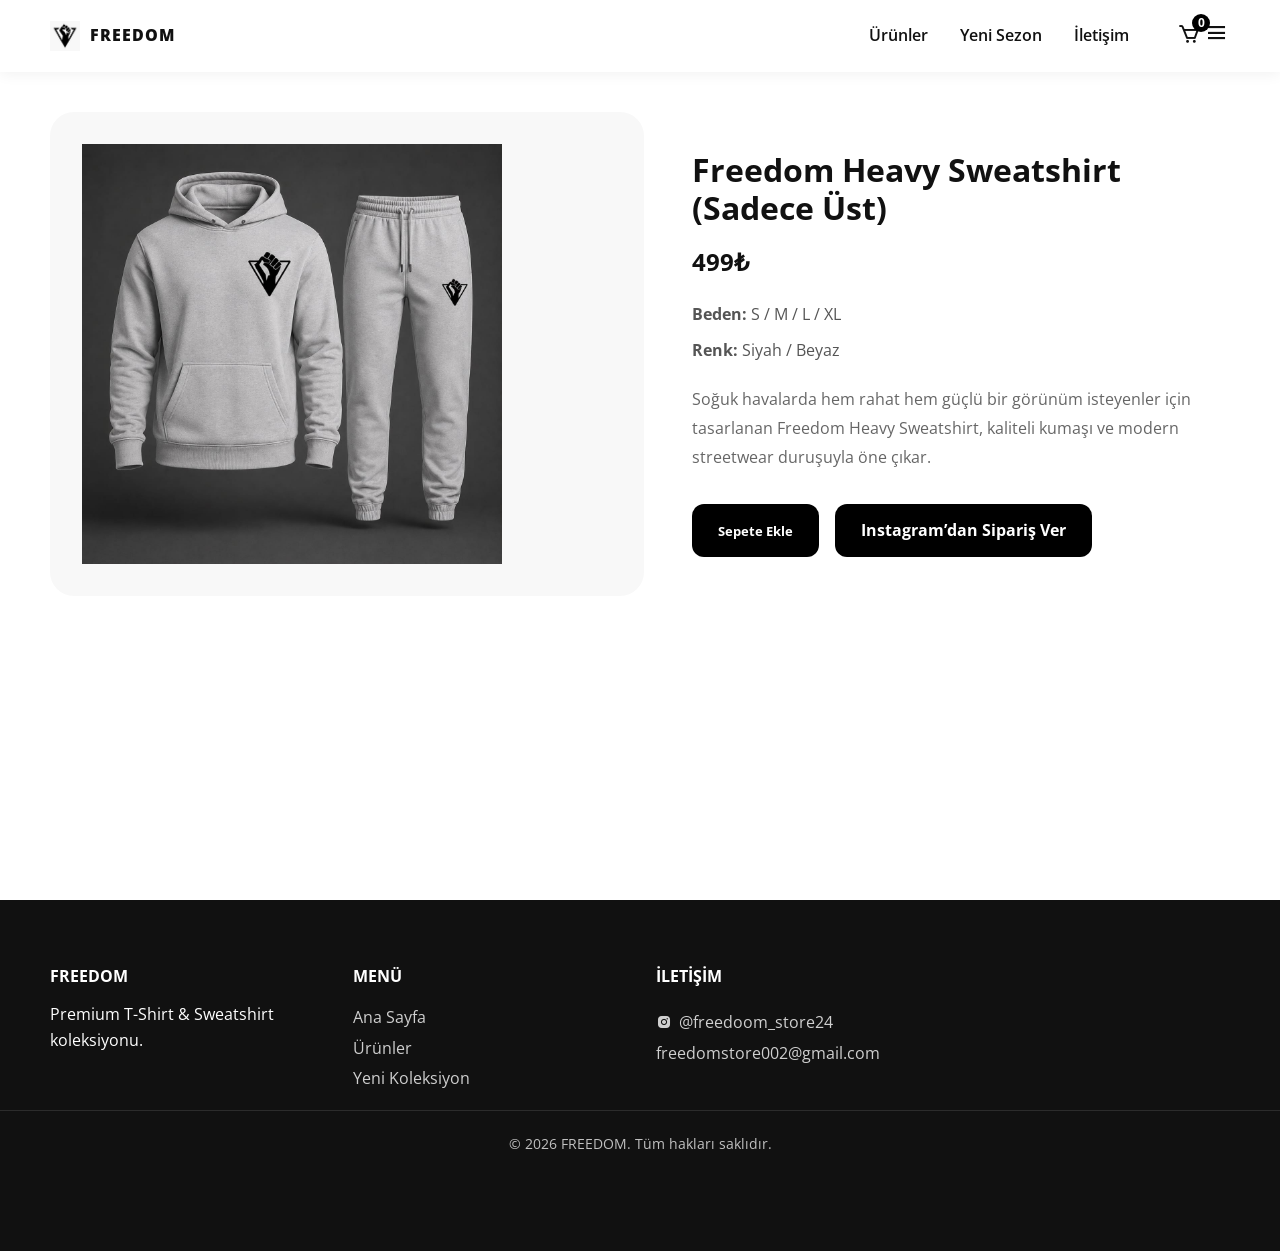
<file: urun2.html>
<!DOCTYPE html>
<html lang="tr">
<head>
    <meta charset="UTF-8" />
    <meta name="viewport" content="width=device-width, initial-scale=1.0" />
    <title>Freedom Heavy Sweatshirt | FREEDOM</title>

    <link rel="stylesheet" href="css/styles.css" />
    <link href="https://cdn.jsdelivr.net/npm/boxicons@2.0.5/css/boxicons.min.css" rel="stylesheet" />

    <style>
        .product-page{padding:7rem 0 4rem;min-height:100vh;background:#fff}
        .product-detail{display:grid;grid-template-columns:1fr;gap:2rem;align-items:center}
        .product-gallery{background:#f8f8f8;border-radius:24px;padding:2rem;text-align:center}
        .product-gallery img{width:100%;max-width:420px;object-fit:contain}
        .product-title{font-size:2rem;margin-bottom:1rem;color:#111;line-height:1.2}
        .product-price{display:inline-block;font-size:1.5rem;font-weight:700;margin-bottom:1.25rem;color:#111}
        .product-meta{color:#555;margin-bottom:.7rem;font-size:.98rem}
        .product-desc{margin:1.4rem 0 2rem;color:#666;line-height:1.8;max-width:560px}
        .product-actions{display:flex;gap:1rem;flex-wrap:wrap}
        .product-actions .button{border:none;cursor:pointer}
        @media screen and (min-width:900px){.product-detail{grid-template-columns:1.05fr .95fr;gap:3rem}}
    </style>
</head>
<body>

<header class="l-header">
    <nav class="nav bd-grid">
        <a href="index.html" class="nav__logo">
            <img src="img/logo.png" alt="FREEDOM Logo" class="logo-img" />
            <span>FREEDOM</span>
        </a>

        <div class="nav__menu" id="nav-menu">
            <ul class="nav__list">
                <li class="nav__item"><a href="index.html#featured" class="nav__link">Ürünler</a></li>
                <li class="nav__item"><a href="index.html#new" class="nav__link">Yeni Sezon</a></li>
                <li class="nav__item"><a href="index.html#iletisim" class="nav__link">İletişim</a></li>
            </ul>
        </div>

        <div>
            <a href="sepet.html" class="nav__cart" style="position:relative;display:inline-flex;align-items:center;">
                <i class="bx bx-cart"></i>
                <span id="cart-count" style="position:absolute;top:-8px;right:-10px;background:#000;color:#fff;font-size:12px;min-width:18px;height:18px;border-radius:50%;display:flex;align-items:center;justify-content:center;padding:0 5px;font-weight:700;line-height:1;">0</span>
            </a>
            <i class="bx bx-menu nav__toggle" id="nav-toggle"></i>
        </div>
    </nav>
</header>

<main class="product-page">
    <section class="bd-grid product-detail">
        <div class="product-gallery">
            <img src="img/sweat4.jpeg" alt="Freedom Heavy Sweatshirt" />
        </div>

        <div class="product-content">
            <h1 class="product-title">Freedom Heavy Sweatshirt (Sadece Üst)</h1>
            <span class="product-price">499₺</span>

            <p class="product-meta"><strong>Beden:</strong> S / M / L / XL</p>
            <p class="product-meta"><strong>Renk:</strong> Siyah / Beyaz</p>

            <p class="product-desc">
                Soğuk havalarda hem rahat hem güçlü bir görünüm isteyenler için tasarlanan
                Freedom Heavy Sweatshirt, kaliteli kumaşı ve modern streetwear duruşuyla öne çıkar.
            </p>

            <div class="product-actions">
                <button
                    class="button add-to-cart"
                    data-id="urun2"
                    data-name="Freedom Heavy Sweatshirt (Sadece Üst)"
                    data-price="499"
                    data-image="img/sweat4.jpeg"
                >
                    Sepete Ekle
                </button>

                <a href="https://instagram.com/freedoom_store24" target="_blank" class="button">
                    Instagram’dan Sipariş Ver
                </a>
            </div>
        </div>
    </section>
</main>

<footer class="footer section" id="iletisim">
    <div class="footer__container bd-grid">
        <div class="footer__box">
            <h3 class="footer__title">FREEDOM</h3>
            <p class="footer__deal">Premium T-Shirt & Sweatshirt koleksiyonu.</p>
        </div>
        <div class="footer__box">
            <h3 class="footer__title">MENÜ</h3>
            <ul>
                <li><a href="index.html" class="footer__link">Ana Sayfa</a></li>
                <li><a href="index.html#featured" class="footer__link">Ürünler</a></li>
                <li><a href="index.html#new" class="footer__link">Yeni Koleksiyon</a></li>
            </ul>
        </div>
        <div class="footer__box">
            <h3 class="footer__title">İLETİŞİM</h3>
            <a href="https://instagram.com/freedoom_store24" target="_blank" class="footer__social">
                <i class='bx bxl-instagram-alt'></i> @freedoom_store24
            </a>
            <p class="footer__link">freedomstore002@gmail.com</p>
        </div>
    </div>
    <p class="footer__copy">&#169; 2026 FREEDOM. Tüm hakları saklıdır.</p>
</footer>

<script src="js/main.js"></script>
</body>
</html>
</file>
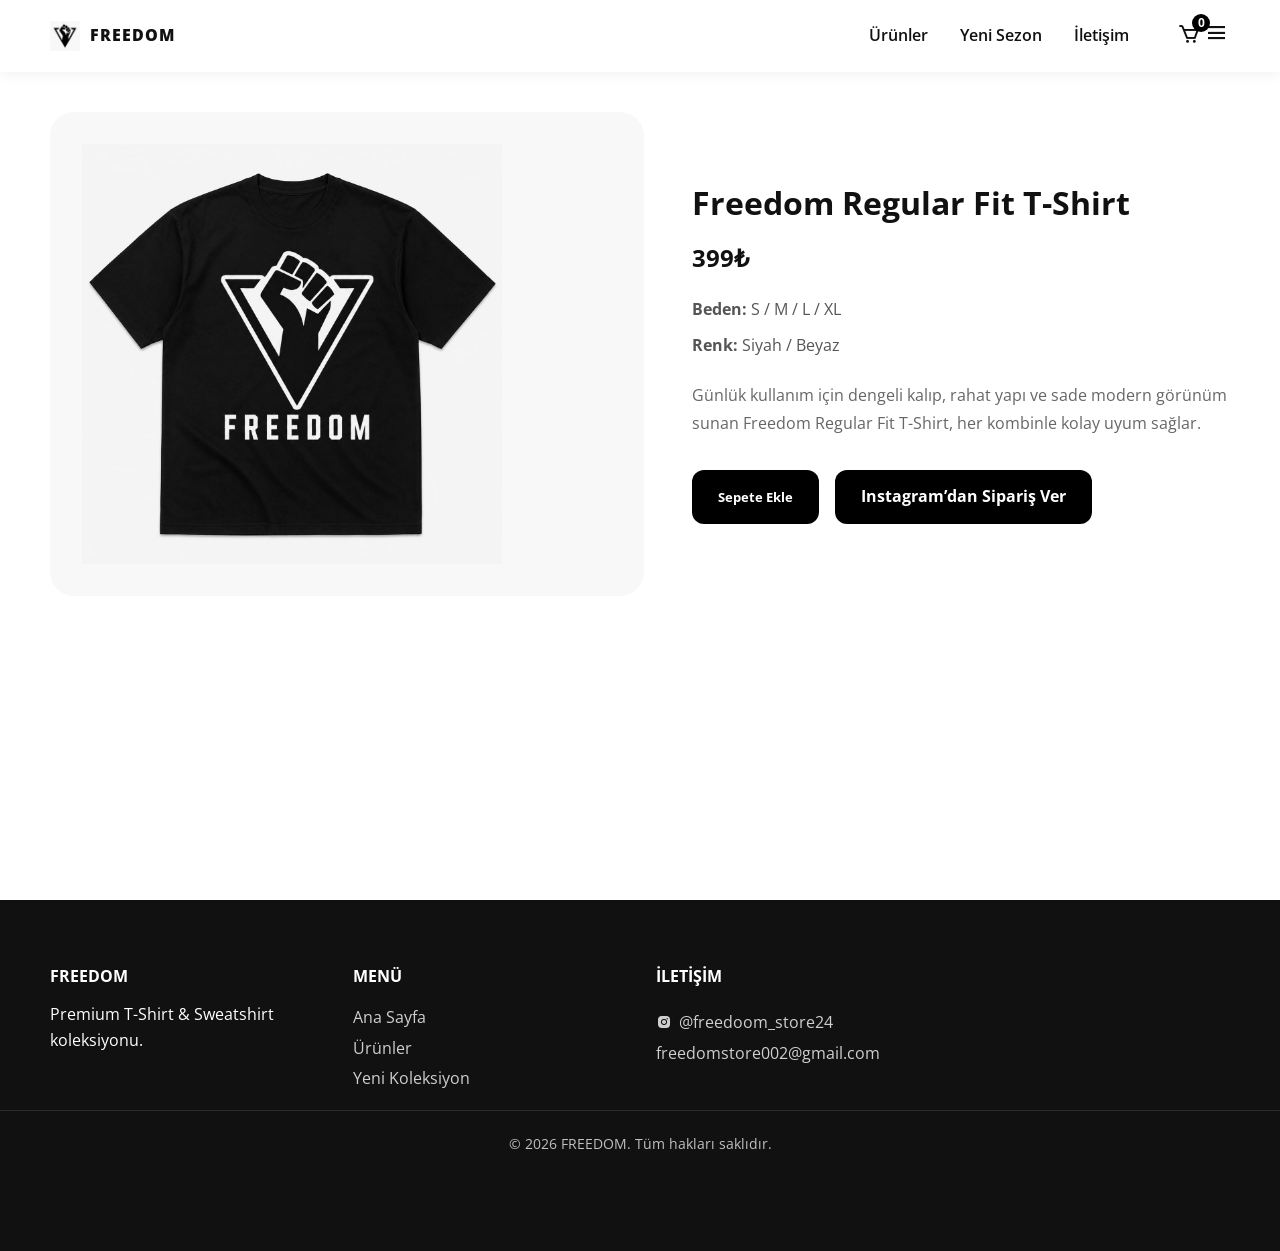
<file: urun3.html>
<!DOCTYPE html>
<html lang="tr">
<head>
    <meta charset="UTF-8" />
    <meta name="viewport" content="width=device-width, initial-scale=1.0" />
    <title>Freedom Regular Fit T-Shirt | FREEDOM</title>

    <link rel="stylesheet" href="css/styles.css" />
    <link href="https://cdn.jsdelivr.net/npm/boxicons@2.0.5/css/boxicons.min.css" rel="stylesheet" />

    <style>
        .product-page{padding:7rem 0 4rem;min-height:100vh;background:#fff}
        .product-detail{display:grid;grid-template-columns:1fr;gap:2rem;align-items:center}
        .product-gallery{background:#f8f8f8;border-radius:24px;padding:2rem;text-align:center}
        .product-gallery img{width:100%;max-width:420px;object-fit:contain}
        .product-title{font-size:2rem;margin-bottom:1rem;color:#111;line-height:1.2}
        .product-price{display:inline-block;font-size:1.5rem;font-weight:700;margin-bottom:1.25rem;color:#111}
        .product-meta{color:#555;margin-bottom:.7rem;font-size:.98rem}
        .product-desc{margin:1.4rem 0 2rem;color:#666;line-height:1.8;max-width:560px}
        .product-actions{display:flex;gap:1rem;flex-wrap:wrap}
        .product-actions .button{border:none;cursor:pointer}
        @media screen and (min-width:900px){.product-detail{grid-template-columns:1.05fr .95fr;gap:3rem}}
    </style>
</head>
<body>

<header class="l-header">
    <nav class="nav bd-grid">
        <a href="index.html" class="nav__logo">
            <img src="img/logo.png" alt="FREEDOM Logo" class="logo-img" />
            <span>FREEDOM</span>
        </a>

        <div class="nav__menu" id="nav-menu">
            <ul class="nav__list">
                <li class="nav__item"><a href="index.html#featured" class="nav__link">Ürünler</a></li>
                <li class="nav__item"><a href="index.html#new" class="nav__link">Yeni Sezon</a></li>
                <li class="nav__item"><a href="index.html#iletisim" class="nav__link">İletişim</a></li>
            </ul>
        </div>

        <div>
            <a href="sepet.html" class="nav__cart" style="position:relative;display:inline-flex;align-items:center;">
                <i class="bx bx-cart"></i>
                <span id="cart-count" style="position:absolute;top:-8px;right:-10px;background:#000;color:#fff;font-size:12px;min-width:18px;height:18px;border-radius:50%;display:flex;align-items:center;justify-content:center;padding:0 5px;font-weight:700;line-height:1;">0</span>
            </a>
            <i class="bx bx-menu nav__toggle" id="nav-toggle"></i>
        </div>
    </nav>
</header>

<main class="product-page">
    <section class="bd-grid product-detail">
        <div class="product-gallery">
            <img src="img/tshirt8.jpeg" alt="Freedom Regular Fit T-Shirt" />
        </div>

        <div class="product-content">
            <h1 class="product-title">Freedom Regular Fit T-Shirt</h1>
            <span class="product-price">399₺</span>

            <p class="product-meta"><strong>Beden:</strong> S / M / L / XL</p>
            <p class="product-meta"><strong>Renk:</strong> Siyah / Beyaz</p>

            <p class="product-desc">
                Günlük kullanım için dengeli kalıp, rahat yapı ve sade modern görünüm sunan
                Freedom Regular Fit T-Shirt, her kombinle kolay uyum sağlar.
            </p>

            <div class="product-actions">
                <button
                    class="button add-to-cart"
                    data-id="urun3"
                    data-name="Freedom Regular Fit T-Shirt"
                    data-price="399"
                    data-image="img/tshirt8.jpeg"
                >
                    Sepete Ekle
                </button>

                <a href="https://instagram.com/freedoom_store24" target="_blank" class="button">
                    Instagram’dan Sipariş Ver
                </a>
            </div>
        </div>
    </section>
</main>

<footer class="footer section" id="iletisim">
    <div class="footer__container bd-grid">
        <div class="footer__box">
            <h3 class="footer__title">FREEDOM</h3>
            <p class="footer__deal">Premium T-Shirt & Sweatshirt koleksiyonu.</p>
        </div>
        <div class="footer__box">
            <h3 class="footer__title">MENÜ</h3>
            <ul>
                <li><a href="index.html" class="footer__link">Ana Sayfa</a></li>
                <li><a href="index.html#featured" class="footer__link">Ürünler</a></li>
                <li><a href="index.html#new" class="footer__link">Yeni Koleksiyon</a></li>
            </ul>
        </div>
        <div class="footer__box">
            <h3 class="footer__title">İLETİŞİM</h3>
            <a href="https://instagram.com/freedoom_store24" target="_blank" class="footer__social">
                <i class='bx bxl-instagram-alt'></i> @freedoom_store24
            </a>
            <p class="footer__link">freedomstore002@gmail.com</p>
        </div>
    </div>
    <p class="footer__copy">&#169; 2026 FREEDOM. Tüm hakları saklıdır.</p>
</footer>

<script src="js/main.js"></script>
</body>
</html>
</file>
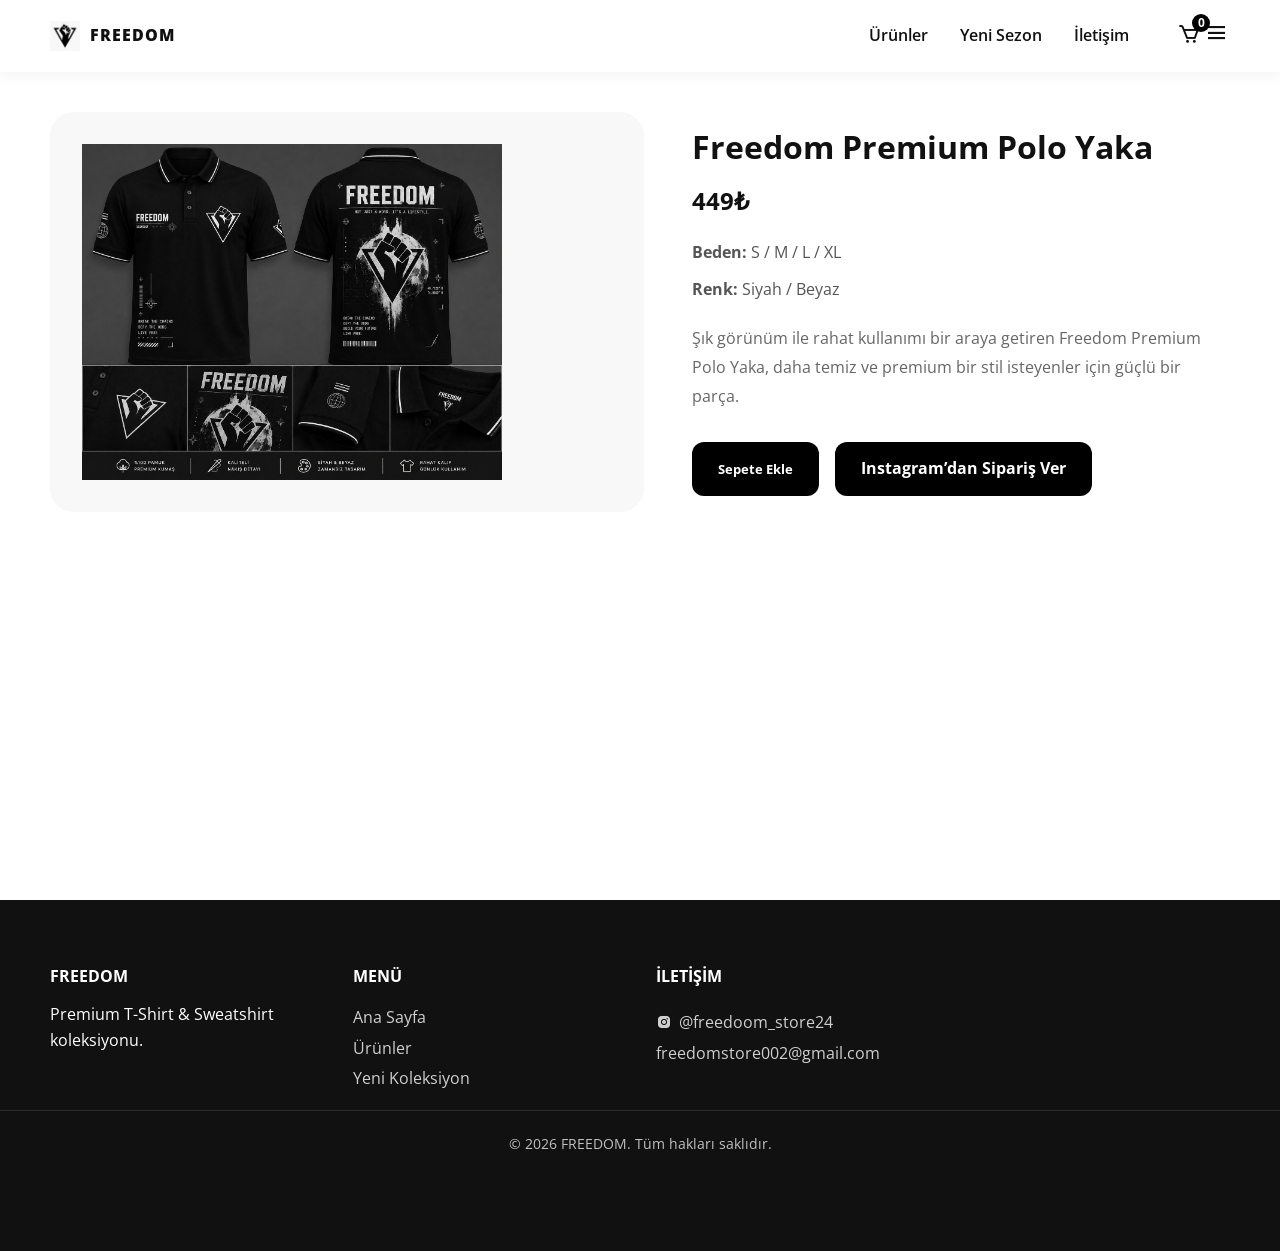
<file: urun4.html>
<!DOCTYPE html>
<html lang="tr">
<head>
    <meta charset="UTF-8" />
    <meta name="viewport" content="width=device-width, initial-scale=1.0" />
    <title>Freedom Premium Polo Yaka | FREEDOM</title>

    <link rel="stylesheet" href="css/styles.css" />
    <link href="https://cdn.jsdelivr.net/npm/boxicons@2.0.5/css/boxicons.min.css" rel="stylesheet" />

    <style>
        .product-page{padding:7rem 0 4rem;min-height:100vh;background:#fff}
        .product-detail{display:grid;grid-template-columns:1fr;gap:2rem;align-items:center}
        .product-gallery{background:#f8f8f8;border-radius:24px;padding:2rem;text-align:center}
        .product-gallery img{width:100%;max-width:420px;object-fit:contain}
        .product-title{font-size:2rem;margin-bottom:1rem;color:#111;line-height:1.2}
        .product-price{display:inline-block;font-size:1.5rem;font-weight:700;margin-bottom:1.25rem;color:#111}
        .product-meta{color:#555;margin-bottom:.7rem;font-size:.98rem}
        .product-desc{margin:1.4rem 0 2rem;color:#666;line-height:1.8;max-width:560px}
        .product-actions{display:flex;gap:1rem;flex-wrap:wrap}
        .product-actions .button{border:none;cursor:pointer}
        @media screen and (min-width:900px){.product-detail{grid-template-columns:1.05fr .95fr;gap:3rem}}
    </style>
</head>
<body>

<header class="l-header">
    <nav class="nav bd-grid">
        <a href="index.html" class="nav__logo">
            <img src="img/logo.png" alt="FREEDOM Logo" class="logo-img" />
            <span>FREEDOM</span>
        </a>

        <div class="nav__menu" id="nav-menu">
            <ul class="nav__list">
                <li class="nav__item"><a href="index.html#featured" class="nav__link">Ürünler</a></li>
                <li class="nav__item"><a href="index.html#new" class="nav__link">Yeni Sezon</a></li>
                <li class="nav__item"><a href="index.html#iletisim" class="nav__link">İletişim</a></li>
            </ul>
        </div>

        <div>
            <a href="sepet.html" class="nav__cart" style="position:relative;display:inline-flex;align-items:center;">
                <i class="bx bx-cart"></i>
                <span id="cart-count" style="position:absolute;top:-8px;right:-10px;background:#000;color:#fff;font-size:12px;min-width:18px;height:18px;border-radius:50%;display:flex;align-items:center;justify-content:center;padding:0 5px;font-weight:700;line-height:1;">0</span>
            </a>
            <i class="bx bx-menu nav__toggle" id="nav-toggle"></i>
        </div>
    </nav>
</header>

<main class="product-page">
    <section class="bd-grid product-detail">
        <div class="product-gallery">
            <img src="img/tshirt12.jpeg" alt="Freedom Premium Polo Yaka" />
        </div>

        <div class="product-content">
            <h1 class="product-title">Freedom Premium Polo Yaka</h1>
            <span class="product-price">449₺</span>

            <p class="product-meta"><strong>Beden:</strong> S / M / L / XL</p>
            <p class="product-meta"><strong>Renk:</strong> Siyah / Beyaz</p>

            <p class="product-desc">
                Şık görünüm ile rahat kullanımı bir araya getiren Freedom Premium Polo Yaka,
                daha temiz ve premium bir stil isteyenler için güçlü bir parça.
            </p>

            <div class="product-actions">
                <button
                    class="button add-to-cart"
                    data-id="urun4"
                    data-name="Freedom Premium Polo Yaka"
                    data-price="449"
                    data-image="img/tshirt12.jpeg"
                >
                    Sepete Ekle
                </button>

                <a href="https://instagram.com/freedoom_store24" target="_blank" class="button">
                    Instagram’dan Sipariş Ver
                </a>
            </div>
        </div>
    </section>
</main>

<footer class="footer section" id="iletisim">
    <div class="footer__container bd-grid">
        <div class="footer__box">
            <h3 class="footer__title">FREEDOM</h3>
            <p class="footer__deal">Premium T-Shirt & Sweatshirt koleksiyonu.</p>
        </div>
        <div class="footer__box">
            <h3 class="footer__title">MENÜ</h3>
            <ul>
                <li><a href="index.html" class="footer__link">Ana Sayfa</a></li>
                <li><a href="index.html#featured" class="footer__link">Ürünler</a></li>
                <li><a href="index.html#new" class="footer__link">Yeni Koleksiyon</a></li>
            </ul>
        </div>
        <div class="footer__box">
            <h3 class="footer__title">İLETİŞİM</h3>
            <a href="https://instagram.com/freedoom_store24" target="_blank" class="footer__social">
                <i class='bx bxl-instagram-alt'></i> @freedoom_store24
            </a>
            <p class="footer__link">freedomstore002@gmail.com</p>
        </div>
    </div>
    <p class="footer__copy">&#169; 2026 FREEDOM. Tüm hakları saklıdır.</p>
</footer>

<script src="js/main.js"></script>
</body>
</html>
</file>
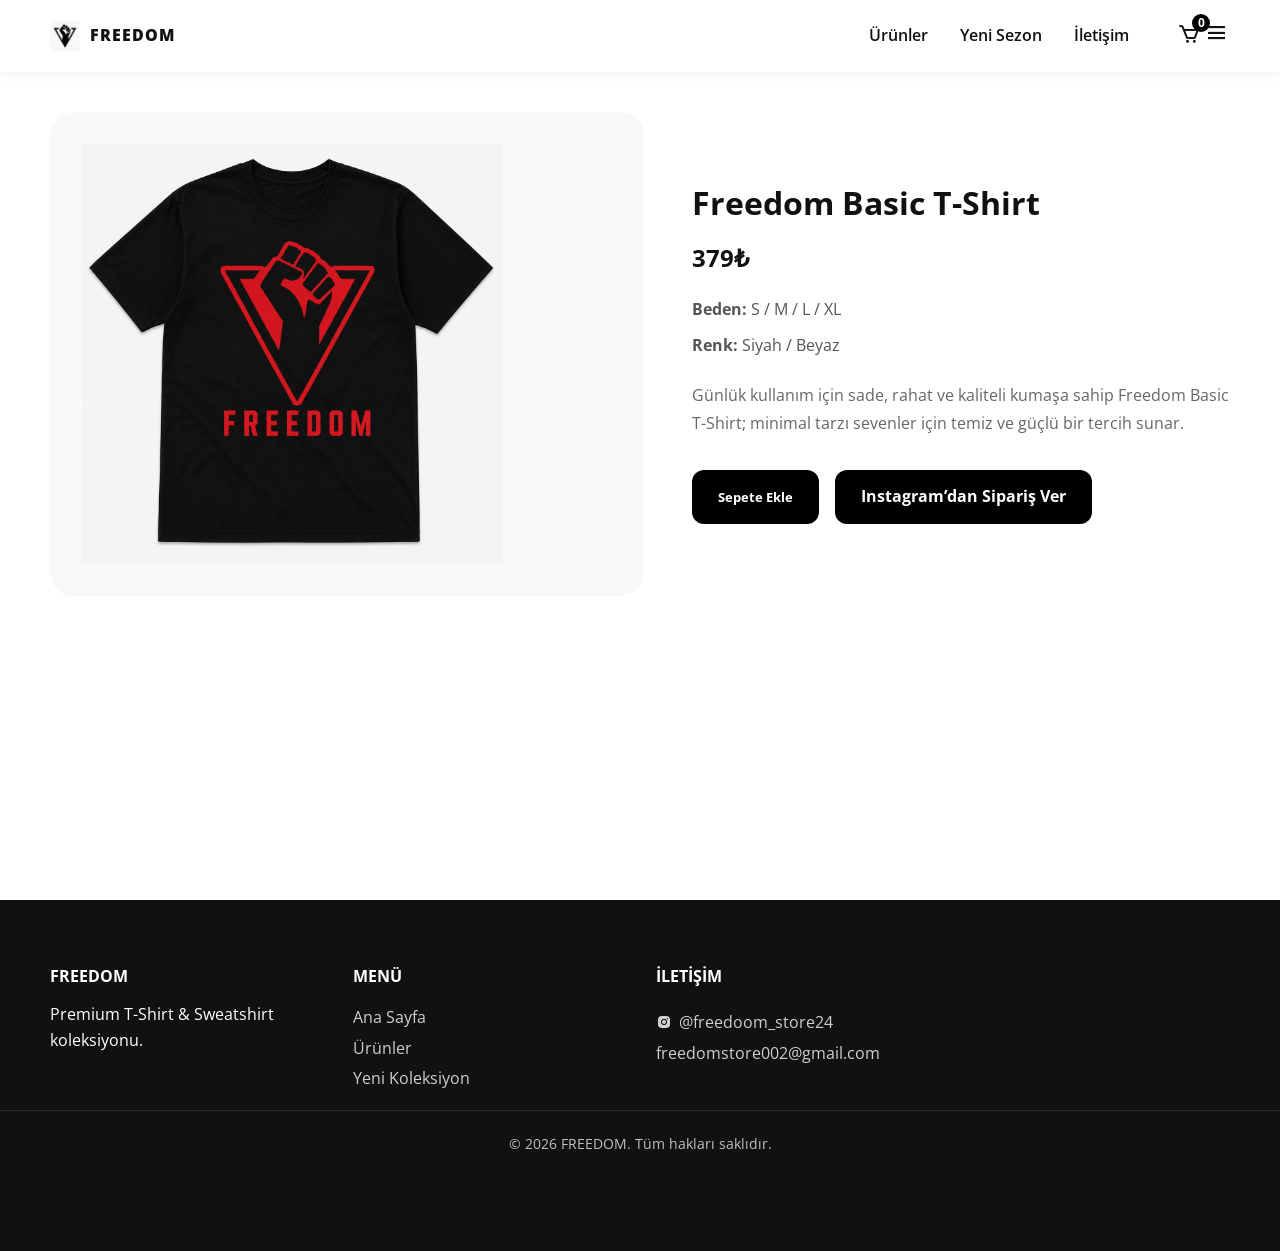
<file: urun5.html>
<!DOCTYPE html>
<html lang="tr">
<head>
    <meta charset="UTF-8" />
    <meta name="viewport" content="width=device-width, initial-scale=1.0" />
    <title>Freedom Basic T-Shirt | FREEDOM</title>

    <link rel="stylesheet" href="css/styles.css" />
    <link href="https://cdn.jsdelivr.net/npm/boxicons@2.0.5/css/boxicons.min.css" rel="stylesheet" />

    <style>
        .product-page{padding:7rem 0 4rem;min-height:100vh;background:#fff}
        .product-detail{display:grid;grid-template-columns:1fr;gap:2rem;align-items:center}
        .product-gallery{background:#f8f8f8;border-radius:24px;padding:2rem;text-align:center}
        .product-gallery img{width:100%;max-width:420px;object-fit:contain}
        .product-title{font-size:2rem;margin-bottom:1rem;color:#111;line-height:1.2}
        .product-price{display:inline-block;font-size:1.5rem;font-weight:700;margin-bottom:1.25rem;color:#111}
        .product-meta{color:#555;margin-bottom:.7rem;font-size:.98rem}
        .product-desc{margin:1.4rem 0 2rem;color:#666;line-height:1.8;max-width:560px}
        .product-actions{display:flex;gap:1rem;flex-wrap:wrap}
        .product-actions .button{border:none;cursor:pointer}
        @media screen and (min-width:900px){.product-detail{grid-template-columns:1.05fr .95fr;gap:3rem}}
    </style>
</head>
<body>

<header class="l-header">
    <nav class="nav bd-grid">
        <a href="index.html" class="nav__logo">
            <img src="img/logo.png" alt="FREEDOM Logo" class="logo-img" />
            <span>FREEDOM</span>
        </a>

        <div class="nav__menu" id="nav-menu">
            <ul class="nav__list">
                <li class="nav__item"><a href="index.html#featured" class="nav__link">Ürünler</a></li>
                <li class="nav__item"><a href="index.html#new" class="nav__link">Yeni Sezon</a></li>
                <li class="nav__item"><a href="index.html#iletisim" class="nav__link">İletişim</a></li>
            </ul>
        </div>

        <div>
            <a href="sepet.html" class="nav__cart" style="position:relative;display:inline-flex;align-items:center;">
                <i class="bx bx-cart"></i>
                <span id="cart-count" style="position:absolute;top:-8px;right:-10px;background:#000;color:#fff;font-size:12px;min-width:18px;height:18px;border-radius:50%;display:flex;align-items:center;justify-content:center;padding:0 5px;font-weight:700;line-height:1;">0</span>
            </a>
            <i class="bx bx-menu nav__toggle" id="nav-toggle"></i>
        </div>
    </nav>
</header>

<main class="product-page">
    <section class="bd-grid product-detail">
        <div class="product-gallery">
            <img src="img/tshirt6.jpeg" alt="Freedom Basic T-Shirt" />
        </div>

        <div class="product-content">
            <h1 class="product-title">Freedom Basic T-Shirt</h1>
            <span class="product-price">379₺</span>

            <p class="product-meta"><strong>Beden:</strong> S / M / L / XL</p>
            <p class="product-meta"><strong>Renk:</strong> Siyah / Beyaz</p>

            <p class="product-desc">
                Günlük kullanım için sade, rahat ve kaliteli kumaşa sahip Freedom Basic T-Shirt;
                minimal tarzı sevenler için temiz ve güçlü bir tercih sunar.
            </p>

            <div class="product-actions">
                <button
                    class="button add-to-cart"
                    data-id="urun5"
                    data-name="Freedom Basic T-Shirt"
                    data-price="379"
                    data-image="img/tshirt6.jpeg"
                >
                    Sepete Ekle
                </button>

                <a href="https://instagram.com/freedoom_store24" target="_blank" class="button">
                    Instagram’dan Sipariş Ver
                </a>
            </div>
        </div>
    </section>
</main>

<footer class="footer section" id="iletisim">
    <div class="footer__container bd-grid">
        <div class="footer__box">
            <h3 class="footer__title">FREEDOM</h3>
            <p class="footer__deal">Premium T-Shirt & Sweatshirt koleksiyonu.</p>
        </div>
        <div class="footer__box">
            <h3 class="footer__title">MENÜ</h3>
            <ul>
                <li><a href="index.html" class="footer__link">Ana Sayfa</a></li>
                <li><a href="index.html#featured" class="footer__link">Ürünler</a></li>
                <li><a href="index.html#new" class="footer__link">Yeni Koleksiyon</a></li>
            </ul>
        </div>
        <div class="footer__box">
            <h3 class="footer__title">İLETİŞİM</h3>
            <a href="https://instagram.com/freedoom_store24" target="_blank" class="footer__social">
                <i class='bx bxl-instagram-alt'></i> @freedoom_store24
            </a>
            <p class="footer__link">freedomstore002@gmail.com</p>
        </div>
    </div>
    <p class="footer__copy">&#169; 2026 FREEDOM. Tüm hakları saklıdır.</p>
</footer>

<script src="js/main.js"></script>
</body>
</html>
</file>
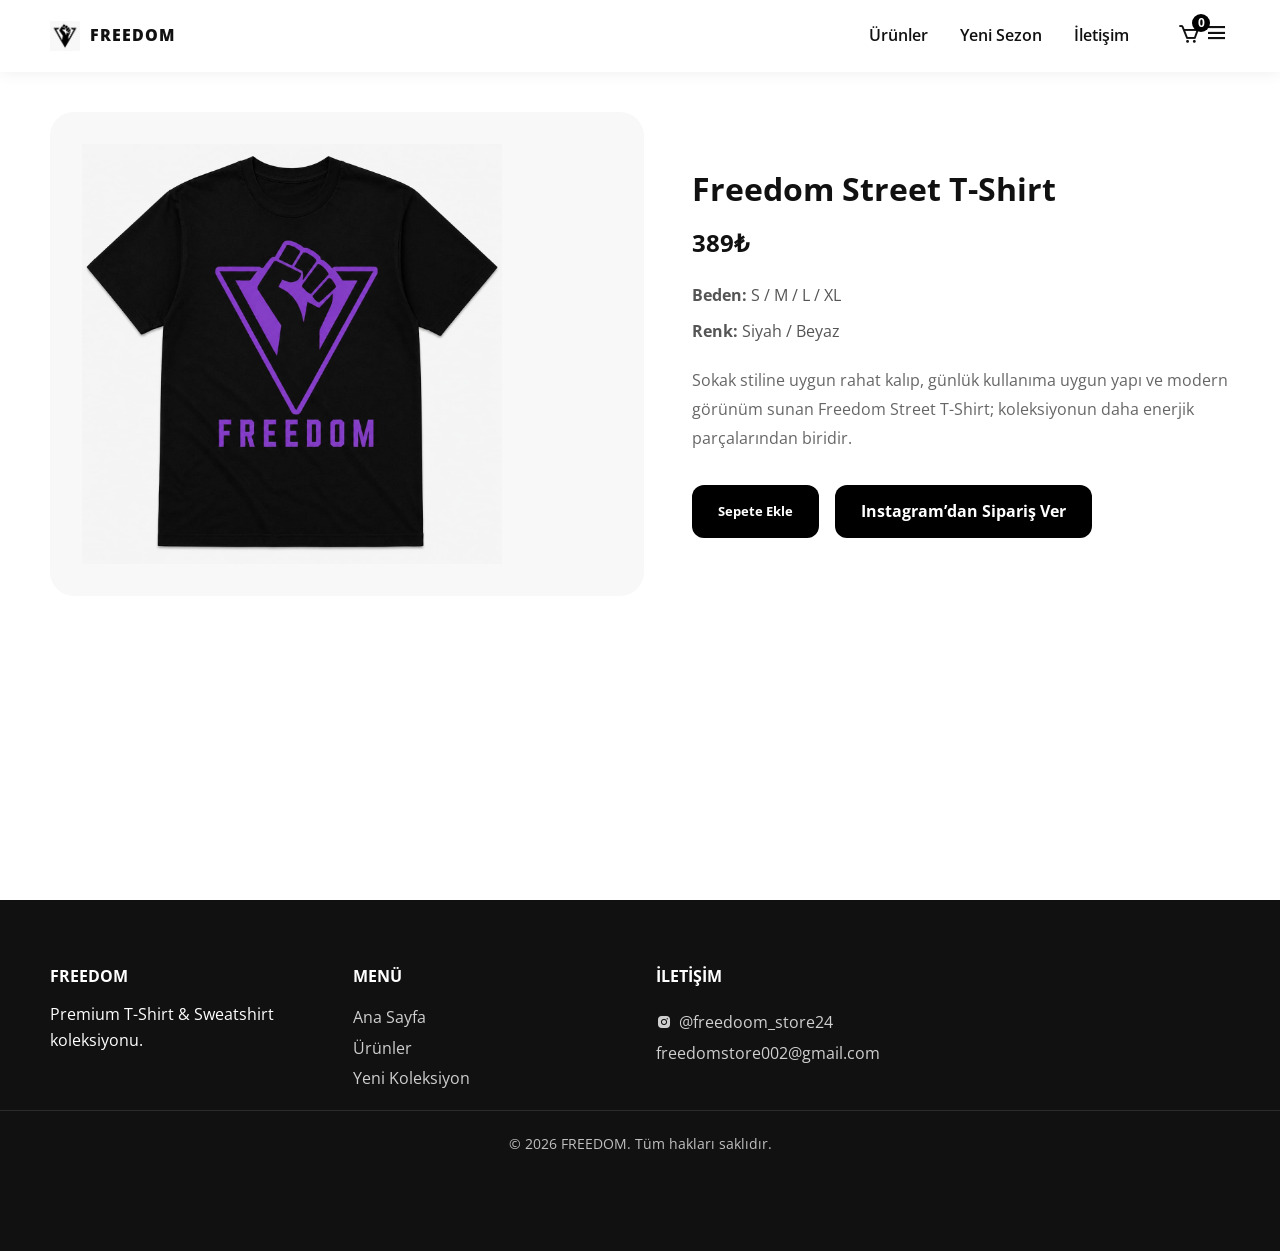
<file: urun6.html>
<!DOCTYPE html>
<html lang="tr">
<head>
    <meta charset="UTF-8" />
    <meta name="viewport" content="width=device-width, initial-scale=1.0" />
    <title>Freedom Street T-Shirt | FREEDOM</title>

    <link rel="stylesheet" href="css/styles.css" />
    <link href="https://cdn.jsdelivr.net/npm/boxicons@2.0.5/css/boxicons.min.css" rel="stylesheet" />

    <style>
        .product-page{padding:7rem 0 4rem;min-height:100vh;background:#fff}
        .product-detail{display:grid;grid-template-columns:1fr;gap:2rem;align-items:center}
        .product-gallery{background:#f8f8f8;border-radius:24px;padding:2rem;text-align:center}
        .product-gallery img{width:100%;max-width:420px;object-fit:contain}
        .product-title{font-size:2rem;margin-bottom:1rem;color:#111;line-height:1.2}
        .product-price{display:inline-block;font-size:1.5rem;font-weight:700;margin-bottom:1.25rem;color:#111}
        .product-meta{color:#555;margin-bottom:.7rem;font-size:.98rem}
        .product-desc{margin:1.4rem 0 2rem;color:#666;line-height:1.8;max-width:560px}
        .product-actions{display:flex;gap:1rem;flex-wrap:wrap}
        .product-actions .button{border:none;cursor:pointer}
        @media screen and (min-width:900px){.product-detail{grid-template-columns:1.05fr .95fr;gap:3rem}}
    </style>
</head>
<body>

<header class="l-header">
    <nav class="nav bd-grid">
        <a href="index.html" class="nav__logo">
            <img src="img/logo.png" alt="FREEDOM Logo" class="logo-img" />
            <span>FREEDOM</span>
        </a>

        <div class="nav__menu" id="nav-menu">
            <ul class="nav__list">
                <li class="nav__item"><a href="index.html#featured" class="nav__link">Ürünler</a></li>
                <li class="nav__item"><a href="index.html#new" class="nav__link">Yeni Sezon</a></li>
                <li class="nav__item"><a href="index.html#iletisim" class="nav__link">İletişim</a></li>
            </ul>
        </div>

        <div>
            <a href="sepet.html" class="nav__cart" style="position:relative;display:inline-flex;align-items:center;">
                <i class="bx bx-cart"></i>
                <span id="cart-count" style="position:absolute;top:-8px;right:-10px;background:#000;color:#fff;font-size:12px;min-width:18px;height:18px;border-radius:50%;display:flex;align-items:center;justify-content:center;padding:0 5px;font-weight:700;line-height:1;">0</span>
            </a>
            <i class="bx bx-menu nav__toggle" id="nav-toggle"></i>
        </div>
    </nav>
</header>

<main class="product-page">
    <section class="bd-grid product-detail">
        <div class="product-gallery">
            <img src="img/tshirt3.jpeg" alt="Freedom Street T-Shirt" />
        </div>

        <div class="product-content">
            <h1 class="product-title">Freedom Street T-Shirt</h1>
            <span class="product-price">389₺</span>

            <p class="product-meta"><strong>Beden:</strong> S / M / L / XL</p>
            <p class="product-meta"><strong>Renk:</strong> Siyah / Beyaz</p>

            <p class="product-desc">
                Sokak stiline uygun rahat kalıp, günlük kullanıma uygun yapı ve modern görünüm sunan
                Freedom Street T-Shirt; koleksiyonun daha enerjik parçalarından biridir.
            </p>

            <div class="product-actions">
                <button
                    class="button add-to-cart"
                    data-id="urun6"
                    data-name="Freedom Street T-Shirt"
                    data-price="389"
                    data-image="img/tshirt3.jpeg"
                >
                    Sepete Ekle
                </button>

                <a href="https://instagram.com/freedoom_store24" target="_blank" class="button">
                    Instagram’dan Sipariş Ver
                </a>
            </div>
        </div>
    </section>
</main>

<footer class="footer section" id="iletisim">
    <div class="footer__container bd-grid">
        <div class="footer__box">
            <h3 class="footer__title">FREEDOM</h3>
            <p class="footer__deal">Premium T-Shirt & Sweatshirt koleksiyonu.</p>
        </div>
        <div class="footer__box">
            <h3 class="footer__title">MENÜ</h3>
            <ul>
                <li><a href="index.html" class="footer__link">Ana Sayfa</a></li>
                <li><a href="index.html#featured" class="footer__link">Ürünler</a></li>
                <li><a href="index.html#new" class="footer__link">Yeni Koleksiyon</a></li>
            </ul>
        </div>
        <div class="footer__box">
            <h3 class="footer__title">İLETİŞİM</h3>
            <a href="https://instagram.com/freedoom_store24" target="_blank" class="footer__social">
                <i class='bx bxl-instagram-alt'></i> @freedoom_store24
            </a>
            <p class="footer__link">freedomstore002@gmail.com</p>
        </div>
    </div>
    <p class="footer__copy">&#169; 2026 FREEDOM. Tüm hakları saklıdır.</p>
</footer>

<script src="js/main.js"></script>
</body>
</html>
</file>
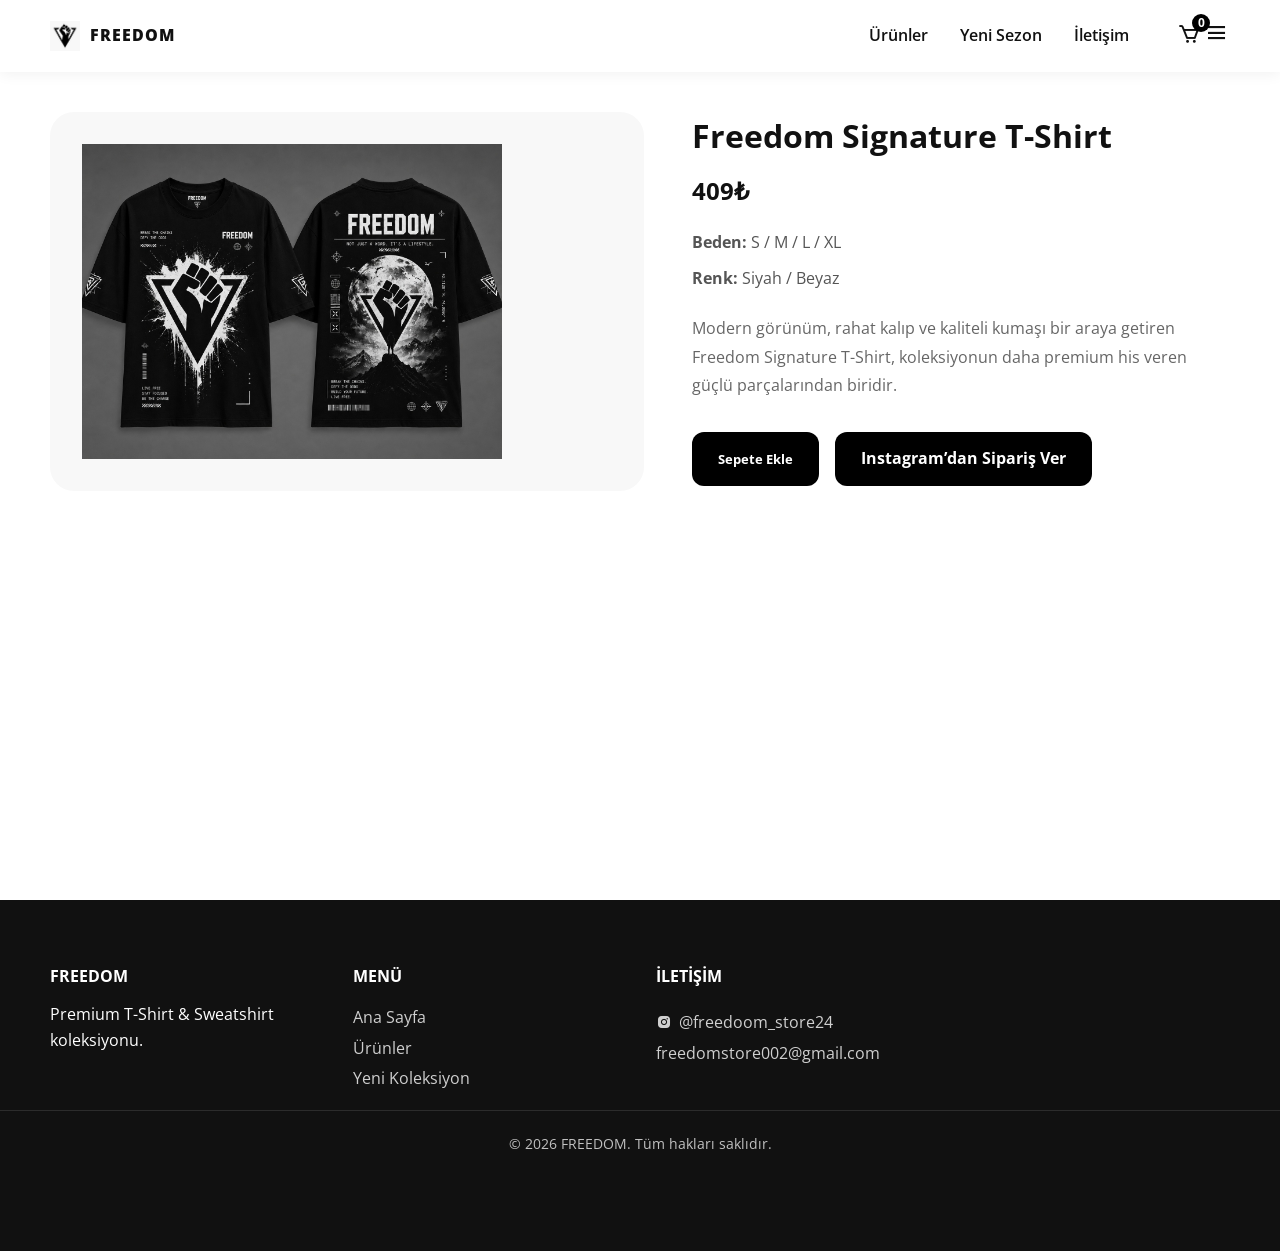
<file: urun7.html>
<!DOCTYPE html>
<html lang="tr">
<head>
    <meta charset="UTF-8" />
    <meta name="viewport" content="width=device-width, initial-scale=1.0" />
    <title>Freedom Signature T-Shirt | FREEDOM</title>

    <link rel="stylesheet" href="css/styles.css" />
    <link href="https://cdn.jsdelivr.net/npm/boxicons@2.0.5/css/boxicons.min.css" rel="stylesheet" />

    <style>
        .product-page{padding:7rem 0 4rem;min-height:100vh;background:#fff}
        .product-detail{display:grid;grid-template-columns:1fr;gap:2rem;align-items:center}
        .product-gallery{background:#f8f8f8;border-radius:24px;padding:2rem;text-align:center}
        .product-gallery img{width:100%;max-width:420px;object-fit:contain}
        .product-title{font-size:2rem;margin-bottom:1rem;color:#111;line-height:1.2}
        .product-price{display:inline-block;font-size:1.5rem;font-weight:700;margin-bottom:1.25rem;color:#111}
        .product-meta{color:#555;margin-bottom:.7rem;font-size:.98rem}
        .product-desc{margin:1.4rem 0 2rem;color:#666;line-height:1.8;max-width:560px}
        .product-actions{display:flex;gap:1rem;flex-wrap:wrap}
        .product-actions .button{border:none;cursor:pointer}
        @media screen and (min-width:900px){.product-detail{grid-template-columns:1.05fr .95fr;gap:3rem}}
    </style>
</head>
<body>

<header class="l-header">
    <nav class="nav bd-grid">
        <a href="index.html" class="nav__logo">
            <img src="img/logo.png" alt="FREEDOM Logo" class="logo-img" />
            <span>FREEDOM</span>
        </a>

        <div class="nav__menu" id="nav-menu">
            <ul class="nav__list">
                <li class="nav__item"><a href="index.html#featured" class="nav__link">Ürünler</a></li>
                <li class="nav__item"><a href="index.html#new" class="nav__link">Yeni Sezon</a></li>
                <li class="nav__item"><a href="index.html#iletisim" class="nav__link">İletişim</a></li>
            </ul>
        </div>

        <div>
            <a href="sepet.html" class="nav__cart" style="position:relative;display:inline-flex;align-items:center;">
                <i class="bx bx-cart"></i>
                <span id="cart-count" style="position:absolute;top:-8px;right:-10px;background:#000;color:#fff;font-size:12px;min-width:18px;height:18px;border-radius:50%;display:flex;align-items:center;justify-content:center;padding:0 5px;font-weight:700;line-height:1;">0</span>
            </a>
            <i class="bx bx-menu nav__toggle" id="nav-toggle"></i>
        </div>
    </nav>
</header>

<main class="product-page">
    <section class="bd-grid product-detail">
        <div class="product-gallery">
            <img src="img/tshirt13.jpeg" alt="Freedom Signature T-Shirt" />
        </div>

        <div class="product-content">
            <h1 class="product-title">Freedom Signature T-Shirt</h1>
            <span class="product-price">409₺</span>

            <p class="product-meta"><strong>Beden:</strong> S / M / L / XL</p>
            <p class="product-meta"><strong>Renk:</strong> Siyah / Beyaz</p>

            <p class="product-desc">
                Modern görünüm, rahat kalıp ve kaliteli kumaşı bir araya getiren Freedom Signature T-Shirt,
                koleksiyonun daha premium his veren güçlü parçalarından biridir.
            </p>

            <div class="product-actions">
                <button
                    class="button add-to-cart"
                    data-id="urun7"
                    data-name="Freedom Signature T-Shirt"
                    data-price="409"
                    data-image="img/tshirt13.jpeg"
                >
                    Sepete Ekle
                </button>

                <a href="https://instagram.com/freedoom_store24" target="_blank" class="button">
                    Instagram’dan Sipariş Ver
                </a>
            </div>
        </div>
    </section>
</main>

<footer class="footer section" id="iletisim">
    <div class="footer__container bd-grid">
        <div class="footer__box">
            <h3 class="footer__title">FREEDOM</h3>
            <p class="footer__deal">Premium T-Shirt & Sweatshirt koleksiyonu.</p>
        </div>
        <div class="footer__box">
            <h3 class="footer__title">MENÜ</h3>
            <ul>
                <li><a href="index.html" class="footer__link">Ana Sayfa</a></li>
                <li><a href="index.html#featured" class="footer__link">Ürünler</a></li>
                <li><a href="index.html#new" class="footer__link">Yeni Koleksiyon</a></li>
            </ul>
        </div>
        <div class="footer__box">
            <h3 class="footer__title">İLETİŞİM</h3>
            <a href="https://instagram.com/freedoom_store24" target="_blank" class="footer__social">
                <i class='bx bxl-instagram-alt'></i> @freedoom_store24
            </a>
            <p class="footer__link">freedomstore002@gmail.com</p>
        </div>
    </div>
    <p class="footer__copy">&#169; 2026 FREEDOM. Tüm hakları saklıdır.</p>
</footer>

<script src="js/main.js"></script>
</body>
</html>
</file>
<file: css/styles.css>
/*===== GOOGLE FONTS =====*/
@import url("https://fonts.googleapis.com/css2?family=Open+Sans:wght@400;600;700;800&display=swap");

/*===== VARIABLES =====*/
:root {
  --header-height: 4.5rem;

  --first-color: #000000;
  --first-color-alt: #1f1f1f;
  --white-color: #ffffff;
  --dark-color: #111111;
  --dark-color-light: #666666;
  --gray-color: #f7f7f7;
  --border-color: #e9e9e9;

  --body-font: "Open Sans", sans-serif;

  --big-font-size: 2.4rem;
  --h1-font-size: 1.65rem;
  --h2-font-size: 1.2rem;
  --normal-font-size: 0.95rem;
  --small-font-size: 0.82rem;

  --font-semi: 600;
  --font-bold: 700;
  --font-extra: 800;

  --mb-1: 0.5rem;
  --mb-2: 1rem;
  --mb-3: 1.5rem;
  --mb-4: 2rem;
  --mb-5: 3rem;

  --radius-sm: 10px;
  --radius-md: 16px;
  --radius-lg: 22px;

  --shadow-sm: 0 8px 20px rgba(0, 0, 0, 0.05);
  --shadow-md: 0 16px 40px rgba(0, 0, 0, 0.10);

  --z-fixed: 100;
}

@media screen and (min-width: 768px) {
  :root {
    --big-font-size: 4.8rem;
    --h1-font-size: 2.2rem;
    --h2-font-size: 1.45rem;
    --normal-font-size: 1rem;
    --small-font-size: 0.86rem;
  }
}

/*===== BASE =====*/
*,
::before,
::after {
  box-sizing: border-box;
}

html {
  scroll-behavior: smooth;
}

body {
  margin: var(--header-height) 0 0 0;
  font-family: var(--body-font);
  font-size: var(--normal-font-size);
  color: var(--dark-color);
  background: var(--white-color);
  line-height: 1.6;
}

h1,
h2,
h3,
p {
  margin: 0;
}

ul {
  margin: 0;
  padding: 0;
  list-style: none;
}

a {
  text-decoration: none;
  color: var(--dark-color);
}

img {
  max-width: 100%;
  display: block;
  height: auto;
}

button,
input,
textarea {
  font-family: var(--body-font);
}

/*===== REUSABLE =====*/
.section {
  padding: 4rem 0;
}

.section-title {
  font-size: var(--h2-font-size);
  text-align: center;
  margin-bottom: 0.5rem;
  color: var(--dark-color);
  letter-spacing: 0.04rem;
}

.section-all {
  display: inline-flex;
  align-items: center;
  justify-content: center;
  margin: 0 auto var(--mb-3);
  padding: 10px 18px;
  border: 1px solid #ddd;
  border-radius: 999px;
  color: #111;
  background: #fff;
  font-size: 0.85rem;
  font-weight: 700;
  transition: 0.3s;
}

.section-all:hover {
  background: #111;
  color: #fff;
  border-color: #111;
  transform: translateY(-2px);
}

.bd-grid {
  max-width: 1180px;
  width: calc(100% - 2rem);
  margin-left: auto;
  margin-right: auto;
  display: grid;
  gap: 1.5rem;
}

.button {
  display: inline-flex;
  align-items: center;
  justify-content: center;
  gap: 0.45rem;
  background: var(--first-color);
  color: var(--white-color);
  padding: 14px 26px;
  border-radius: 12px;
  font-weight: var(--font-bold);
  border: none;
  cursor: pointer;
  transition: 0.25s ease;
}

.button:hover {
  background: var(--first-color-alt);
  transform: translateY(-2px);
}

/*===== HEADER / NAV =====*/
.l-header {
  position: fixed;
  top: 0;
  left: 0;
  width: 100%;
  z-index: var(--z-fixed);
  background: rgba(255, 255, 255, 0.96);
  backdrop-filter: blur(10px);
  box-shadow: 0 2px 14px rgba(0, 0, 0, 0.06);
}

.nav {
  height: var(--header-height);
  display: flex;
  align-items: center;
  justify-content: space-between;
}

.nav__logo {
  display: inline-flex;
  align-items: center;
  gap: 10px;
  font-weight: var(--font-extra);
  color: var(--dark-color);
}

.logo-img {
  width: 30px !important;
  height: 30px !important;
  object-fit: contain;
}

.nav__logo span {
  font-size: 1rem;
  letter-spacing: 0.06rem;
}

.nav__actions {
  display: flex;
  align-items: center;
  gap: 0.75rem;
}

.nav__cart {
  position: relative;
  display: inline-flex;
  align-items: center;
  justify-content: center;
  color: var(--dark-color);
  font-size: 1.45rem;
}

.cart-badge {
  position: absolute;
  top: -8px;
  right: -11px;
  min-width: 19px;
  height: 19px;
  padding: 0 5px;
  border-radius: 999px;
  background: var(--first-color);
  color: var(--white-color);
  font-size: 11px;
  font-weight: 700;
  display: flex;
  align-items: center;
  justify-content: center;
  line-height: 1;
  box-shadow: 0 8px 18px rgba(0, 0, 0, 0.18);
}

.nav__toggle {
  font-size: 1.6rem;
  cursor: pointer;
  color: var(--dark-color);
}

@media screen and (max-width: 767px) {
  .nav__menu {
    position: fixed;
    top: var(--header-height);
    right: -100%;
    width: 82%;
    max-width: 320px;
    height: calc(100vh - var(--header-height));
    background: var(--white-color);
    padding: 2rem 1.5rem;
    box-shadow: -10px 0 30px rgba(0, 0, 0, 0.08);
    transition: 0.35s ease;
  }

  .nav__list {
    display: flex;
    flex-direction: column;
    gap: 1.4rem;
  }

  .nav__link {
    font-weight: var(--font-semi);
  }

  .show {
    right: 0;
  }
}

@media screen and (min-width: 768px) {
  body {
    margin-top: 0;
  }

  .nav__menu {
    margin-left: auto;
    margin-right: 1.5rem;
  }

  .nav__list {
    display: flex;
    align-items: center;
    gap: 2rem;
  }

  .nav__link {
    font-weight: var(--font-semi);
    position: relative;
  }

  .nav__link::after {
    content: "";
    position: absolute;
    left: 0;
    bottom: -6px;
    width: 0;
    height: 2px;
    background: var(--dark-color);
    transition: 0.25s ease;
  }

  .nav__link:hover::after {
    width: 100%;
  }

  .nav__toggle {
    display: none;
  }
}

/*===== HOME =====*/
.home {
  background: linear-gradient(180deg, #fafafa 0%, #f4f4f4 100%);
}

.home__container {
  min-height: calc(100vh - var(--header-height));
  display: grid;
  align-items: center;
  gap: 2rem;
  padding: 2rem 0 3rem;
}

.home__data {
  text-align: center;
}

.home__title {
  font-size: var(--big-font-size);
  line-height: 1;
  letter-spacing: 0.18rem;
  margin-bottom: 1.4rem;
  font-weight: var(--font-extra);
}

.home__title span {
  display: block;
  margin-top: 0.8rem;
  font-size: var(--h1-font-size);
  letter-spacing: 0.14rem;
  font-weight: var(--font-semi);
}

.home__img {
  width: 100%;
  max-width: 320px;
  margin: 0 auto;
  object-fit: contain;
}

@media screen and (min-width: 1024px) {
  .home__container {
    grid-template-columns: 1fr 1fr;
    gap: 2rem;
    padding: 4rem 0 2rem;
  }

  .home__data {
    text-align: left;
    max-width: 560px;
  }

  .home__img {
    max-width: 760px;
    justify-self: end;
  }
}

/*===== COLLECTION =====*/
.collection__container {
  grid-template-columns: 1fr;
}

.collection__box {
  background: var(--gray-color);
  border-radius: 24px;
  overflow: hidden;
  padding: 1.5rem;
  display: grid;
  align-items: center;
  gap: 1.25rem;
  min-height: 280px;
  transition: 0.25s ease;
  box-shadow: 0 8px 24px rgba(0, 0, 0, 0.04);
}

.collection__box:hover {
  transform: translateY(-4px);
  box-shadow: 0 18px 40px rgba(0, 0, 0, 0.10);
}

.collection__img {
  width: 100%;
  max-width: 220px;
  margin: 0 auto;
  object-fit: cover;
}

.collection__data {
  text-align: center;
}

.collection__subtitle {
  color: var(--dark-color-light);
  font-size: var(--normal-font-size);
  text-transform: uppercase;
}

.collection__title {
  font-size: var(--h1-font-size);
  margin-bottom: 0.9rem;
  text-transform: uppercase;
  line-height: 1.2;
}

.collection__view {
  color: var(--dark-color-light);
  font-weight: var(--font-semi);
}

.collection__view:hover {
  text-decoration: underline;
}

@media screen and (min-width: 768px) {
  .collection__container {
    grid-template-columns: repeat(2, 1fr);
  }

  .collection__box {
    grid-template-columns: 1fr auto;
  }

  .collection__data {
    text-align: left;
  }

  .collection__img {
    margin: 0;
    max-width: 240px;
    height: 260px;
  }
}

/*===== FEATURED =====*/
.featured__container {
  grid-template-columns: 1fr;
  gap: 2rem;
}

.featured__product {
  display: block;
  color: var(--dark-color);
  background: #fff;
  border-radius: 18px;
  padding: 1rem 1rem 1.25rem;
  box-shadow: 0 8px 24px rgba(0, 0, 0, 0.05);
  transition: 0.35s;
  overflow: hidden;
}

.featured__product:hover {
  transform: translateY(-8px);
  box-shadow: 0 18px 40px rgba(0, 0, 0, 0.10);
}

.featured__box {
  position: relative;
  min-height: 280px;
  background: var(--gray-color);
  border-radius: var(--radius-md);
  display: flex;
  align-items: center;
  justify-content: center;
  padding: 1rem;
  overflow: hidden;
}

.featured__img {
  width: 220px;
  max-width: 100%;
  object-fit: contain;
  transition: transform 0.35s ease;
}

.featured__product:hover .featured__img {
  transform: scale(1.04);
}

.featured__new {
  position: absolute;
  top: 12px;
  left: 12px;
  background: var(--first-color);
  color: var(--white-color);
  font-size: 11px;
  padding: 6px 10px;
  border-radius: 999px;
  font-weight: var(--font-bold);
}

.featured__data {
  text-align: center;
  margin-top: 1rem;
}

.featured__name {
  font-size: 0.95rem;
  font-weight: 700;
  text-transform: uppercase;
  margin-bottom: 0.35rem;
}

.featured__price {
  display: block;
  margin-top: 0.35rem;
  font-size: 1rem;
  color: #111;
  font-weight: 700;
}

.featured__info {
  color: var(--dark-color-light);
  font-size: 0.88rem;
  line-height: 1.5;
  margin-top: 0.35rem;
}

@media screen and (min-width: 768px) {
  .featured__container {
    grid-template-columns: repeat(2, 1fr);
  }
}

@media screen and (min-width: 1100px) {
  .featured__container {
    grid-template-columns: repeat(4, 1fr);
  }
}

/*===== OFFER =====*/
.offer.section {
  padding-top: 1rem;
}

.offer__bg {
  background: url("../img/offer.jpg") center/cover no-repeat;
  border-radius: 24px;
  overflow: hidden;
}

.offer__data {
  padding: 4rem 1rem;
  text-align: center;
  background: rgba(0, 0, 0, 0.52);
  color: var(--white-color);
}

.offer__title {
  font-size: var(--h1-font-size);
  margin-bottom: 0.75rem;
  letter-spacing: 0.05rem;
  text-transform: uppercase;
}

.offer__description {
  max-width: 620px;
  margin: 0 auto 1.2rem;
  letter-spacing: 0.08rem;
}

/*===== NEW COLLECTION =====*/
.new__container {
  grid-template-columns: repeat(2, 1fr);
  gap: 1.6rem;
}

.new__card {
  background: #fff;
  border: 1px solid var(--border-color);
  border-radius: 20px;
  overflow: hidden;
  transition: 0.35s;
  box-shadow: 0 8px 24px rgba(0, 0, 0, 0.05);
}

.new__card:hover {
  transform: translateY(-6px);
  box-shadow: 0 18px 40px rgba(0, 0, 0, 0.10);
}

.new__image-wrap {
  position: relative;
  background: var(--gray-color);
  min-height: 240px;
  display: flex;
  align-items: center;
  justify-content: center;
  padding: 1rem;
  overflow: hidden;
}

.new__img {
  width: 100%;
  max-width: 220px;
  height: 220px;
  object-fit: contain;
  margin: 0 auto;
}

.new__overlay {
  position: absolute;
  inset: 0;
  background: rgba(0, 0, 0, 0.18);
  display: flex;
  align-items: center;
  justify-content: center;
  opacity: 0;
  transition: 0.25s ease;
}

.new__card:hover .new__overlay {
  opacity: 1;
}

.new__content {
  padding: 1rem;
}

.new__name {
  font-size: 0.98rem;
  font-weight: var(--font-bold);
  margin-bottom: 0.35rem;
  line-height: 1.35;
}

.new__price {
  display: inline-block;
  margin-bottom: 0.85rem;
  font-weight: var(--font-bold);
}

.new__actions {
  display: grid;
  gap: 0.7rem;
}

.new__actions .button {
  width: 100%;
}

@media screen and (min-width: 768px) {
  .new__container {
    grid-template-columns: repeat(3, 1fr);
  }
}

/*===== NEWSLETTER =====*/
.newsletter {
  text-align: center;
}

.newsletter__subscribed {
  background: #f8f8f8;
  border-radius: 24px;
  padding: 2rem 1.25rem;
}

.newsletter__description {
  max-width: 560px;
  margin: 0 auto 1rem;
  color: var(--dark-color-light);
}

.newsletter__form {
  display: grid;
  grid-template-columns: 1fr;
  gap: 0.75rem;
  max-width: 520px;
  margin: 0 auto;
}

.newsletter__input {
  min-height: 52px;
  border: 1px solid var(--border-color);
  background: var(--white-color);
  padding: 14px 16px;
  border-radius: 12px;
  outline: none;
}

@media screen and (min-width: 768px) {
  .newsletter__form {
    grid-template-columns: 1fr auto;
  }
}

/*===== FOOTER =====*/
.footer {
  background: var(--dark-color);
  color: var(--white-color);
}

.footer__container {
  grid-template-columns: 1fr;
  gap: 2rem;
}

.footer__title {
  margin-bottom: 0.8rem;
  font-size: 1rem;
}

.footer__deal {
  margin-bottom: 0.5rem;
}

.footer__link,
.footer__social {
  color: #cfcfcf;
  line-height: 1.9;
}

.footer__social {
  display: inline-flex;
  align-items: center;
  gap: 0.45rem;
  margin-top: 0.3rem;
}

.footer__link:hover,
.footer__social:hover {
  color: var(--white-color);
}

.footer__copy {
  border-top: 1px solid #2c2c2c;
  text-align: center;
  color: #c0c0c0;
  font-size: var(--small-font-size);
  padding: 1.4rem 1rem 2rem;
  margin-top: 1rem;
}

@media screen and (min-width: 768px) {
  .footer__container {
    grid-template-columns: repeat(2, 1fr);
  }
}

@media screen and (min-width: 1024px) {
  .footer__container {
    grid-template-columns: repeat(4, 1fr);
  }
}

/*===== PRODUCT PAGE =====*/
.product-page {
  padding: 7rem 0 4rem;
}

.product-detail {
  grid-template-columns: 1fr;
  gap: 2rem;
  align-items: center;
}

.product-detail__gallery {
  background: var(--gray-color);
  border-radius: var(--radius-lg);
  padding: 1.5rem;
  min-height: 420px;
  display: flex;
  align-items: center;
  justify-content: center;
}

.product-detail__gallery img {
  max-width: 420px;
  width: 100%;
  object-fit: contain;
}

.product-detail__title {
  font-size: var(--h1-font-size);
  margin-bottom: 0.8rem;
  line-height: 1.25;
}

.product-detail__price {
  display: inline-block;
  font-size: 1.45rem;
  font-weight: var(--font-extra);
  margin-bottom: 1rem;
}

.product-detail__meta {
  color: var(--dark-color-light);
  margin-bottom: 0.45rem;
}

.product-detail__description {
  margin-top: 1.25rem;
  color: var(--dark-color-light);
  line-height: 1.8;
}

.product-detail__buttons {
  display: flex;
  flex-wrap: wrap;
  gap: 0.85rem;
  margin-top: 2rem;
}

@media screen and (min-width: 900px) {
  .product-detail {
    grid-template-columns: 1fr 1fr;
  }
}

/*===== TOAST =====*/
.toast-container {
  position: fixed;
  top: 88px;
  right: 20px;
  z-index: 9999;
  display: flex;
  flex-direction: column;
  gap: 12px;
}

.toast {
  min-width: 260px;
  max-width: 340px;
  background: #111;
  color: #fff;
  padding: 14px 16px;
  border-radius: 16px;
  box-shadow: 0 16px 40px rgba(0, 0, 0, 0.22);
  display: flex;
  align-items: flex-start;
  gap: 12px;
  opacity: 0;
  transform: translateY(-10px);
  animation: toastIn 0.25s ease forwards;
}

.toast__icon {
  font-size: 1.25rem;
  line-height: 1;
  margin-top: 2px;
}

.toast__content {
  flex: 1;
}

.toast__title {
  font-size: 0.95rem;
  font-weight: 700;
  margin-bottom: 2px;
}

.toast__text {
  font-size: 0.85rem;
  color: rgba(255, 255, 255, 0.85);
  line-height: 1.45;
}

.toast.hide {
  animation: toastOut 0.25s ease forwards;
}

@keyframes toastIn {
  from {
    opacity: 0;
    transform: translateY(-10px);
  }
  to {
    opacity: 1;
    transform: translateY(0);
  }
}

@keyframes toastOut {
  from {
    opacity: 1;
    transform: translateY(0);
  }
  to {
    opacity: 0;
    transform: translateY(-10px);
  }
}

/*===== MOBILE =====*/
@media screen and (max-width: 767px) {
  .section-title {
    margin-bottom: 0.8rem;
  }

  .section-all {
    margin-bottom: 1.5rem;
  }

  .featured__product {
    padding: 0.85rem 0.85rem 1rem;
  }

  .featured__box {
    min-height: 220px;
  }

  .featured__img {
    width: 190px;
  }

  .new__img {
    height: 180px;
    max-width: 180px;
  }

  .toast-container {
    left: 14px;
    right: 14px;
    top: 78px;
  }

  .toast {
    max-width: 100%;
    min-width: 0;
  }

  .newsletter__form {
    grid-template-columns: 1fr;
  }
}
.collection__box{
  display: grid;
  color: var(--dark-color);
}

.product-card-link{
  display: block;
  color: var(--dark-color);
  text-decoration: none;
}

.product-card-link .new__actions{
  position: relative;
  z-index: 2;
}
</file>
